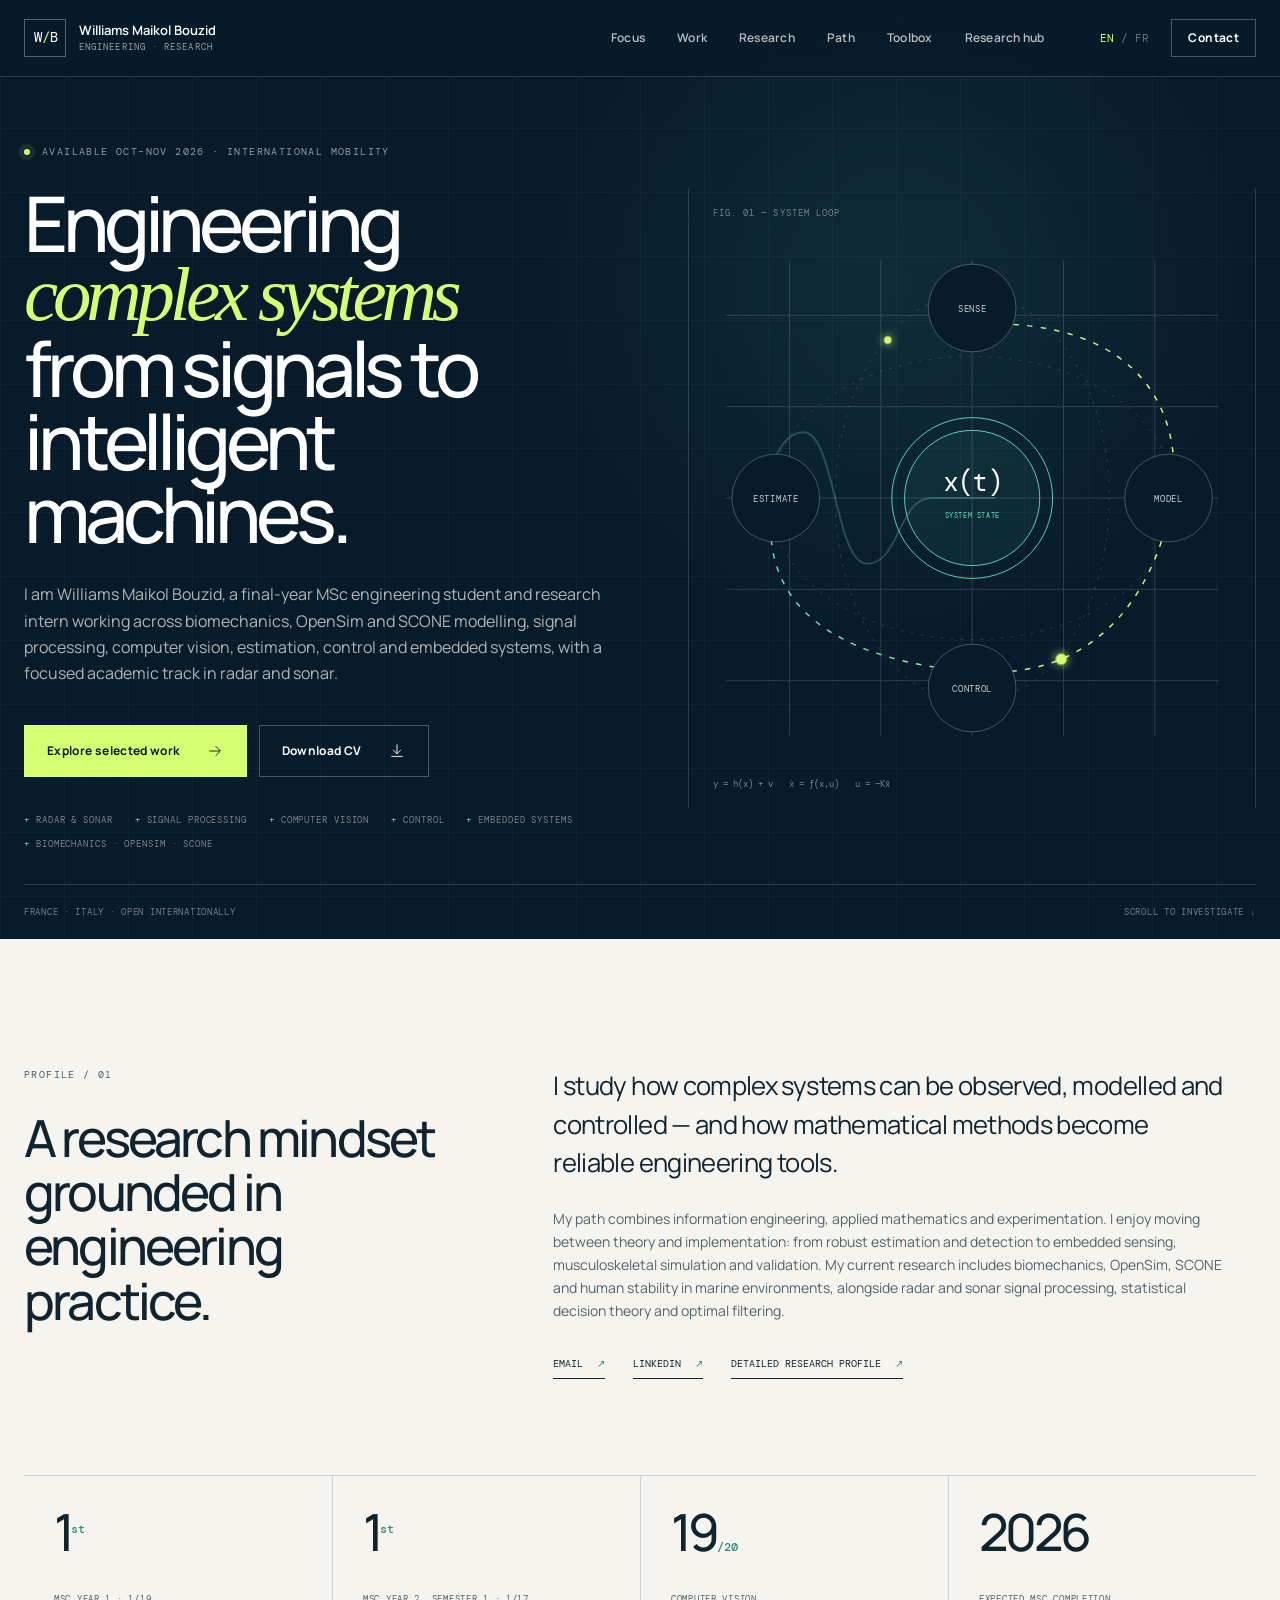
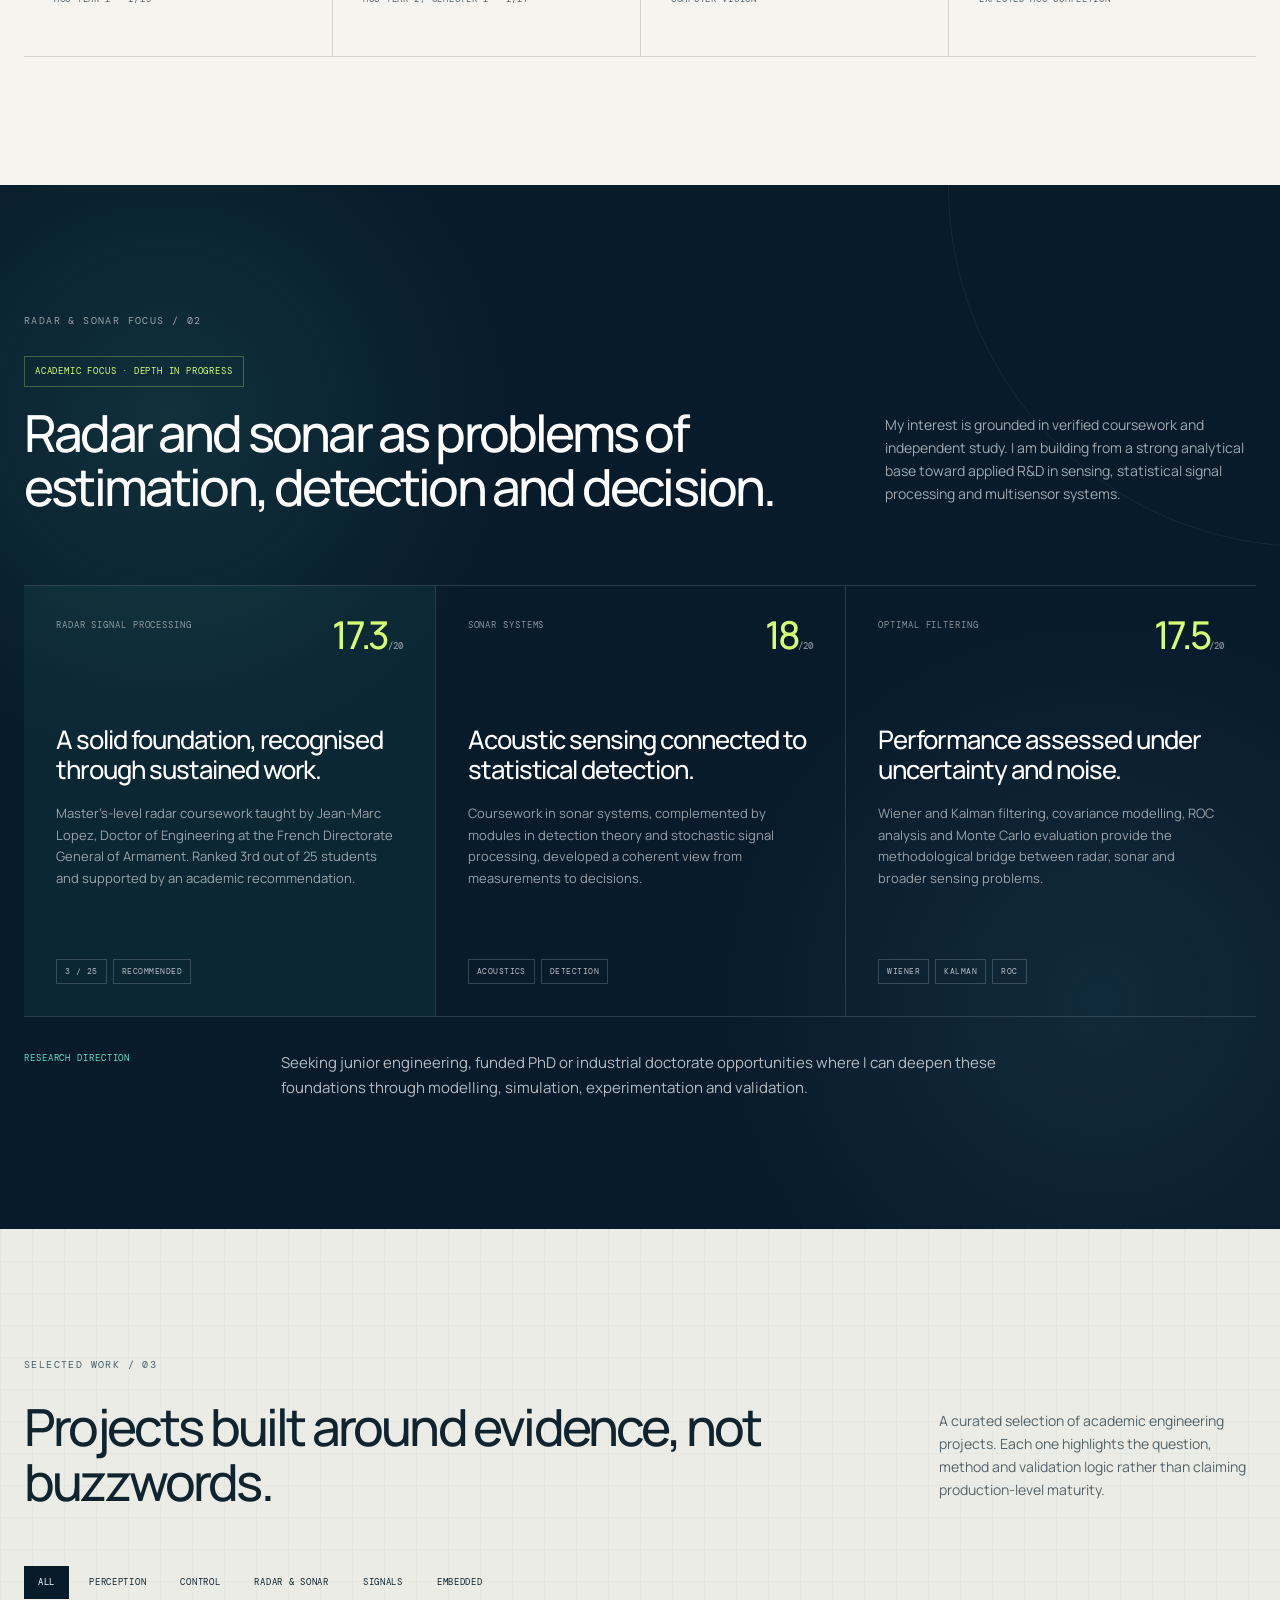
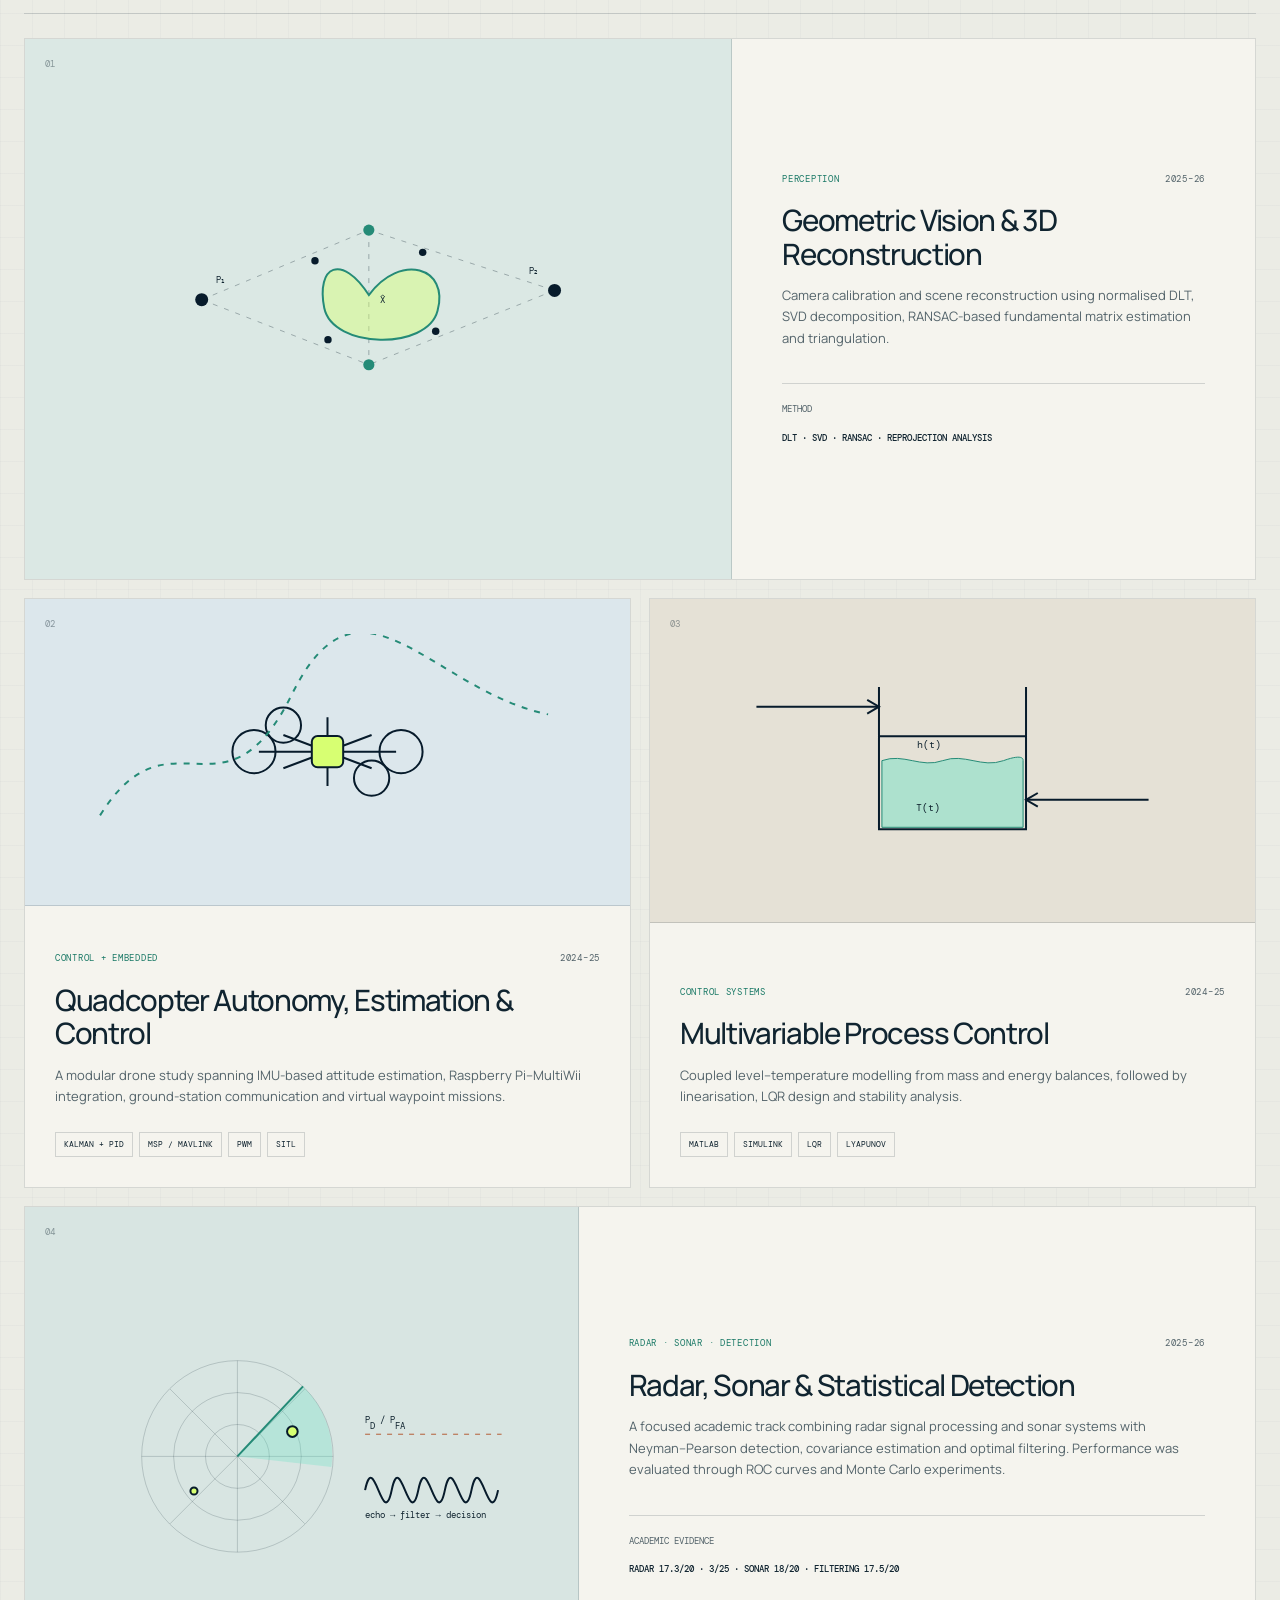
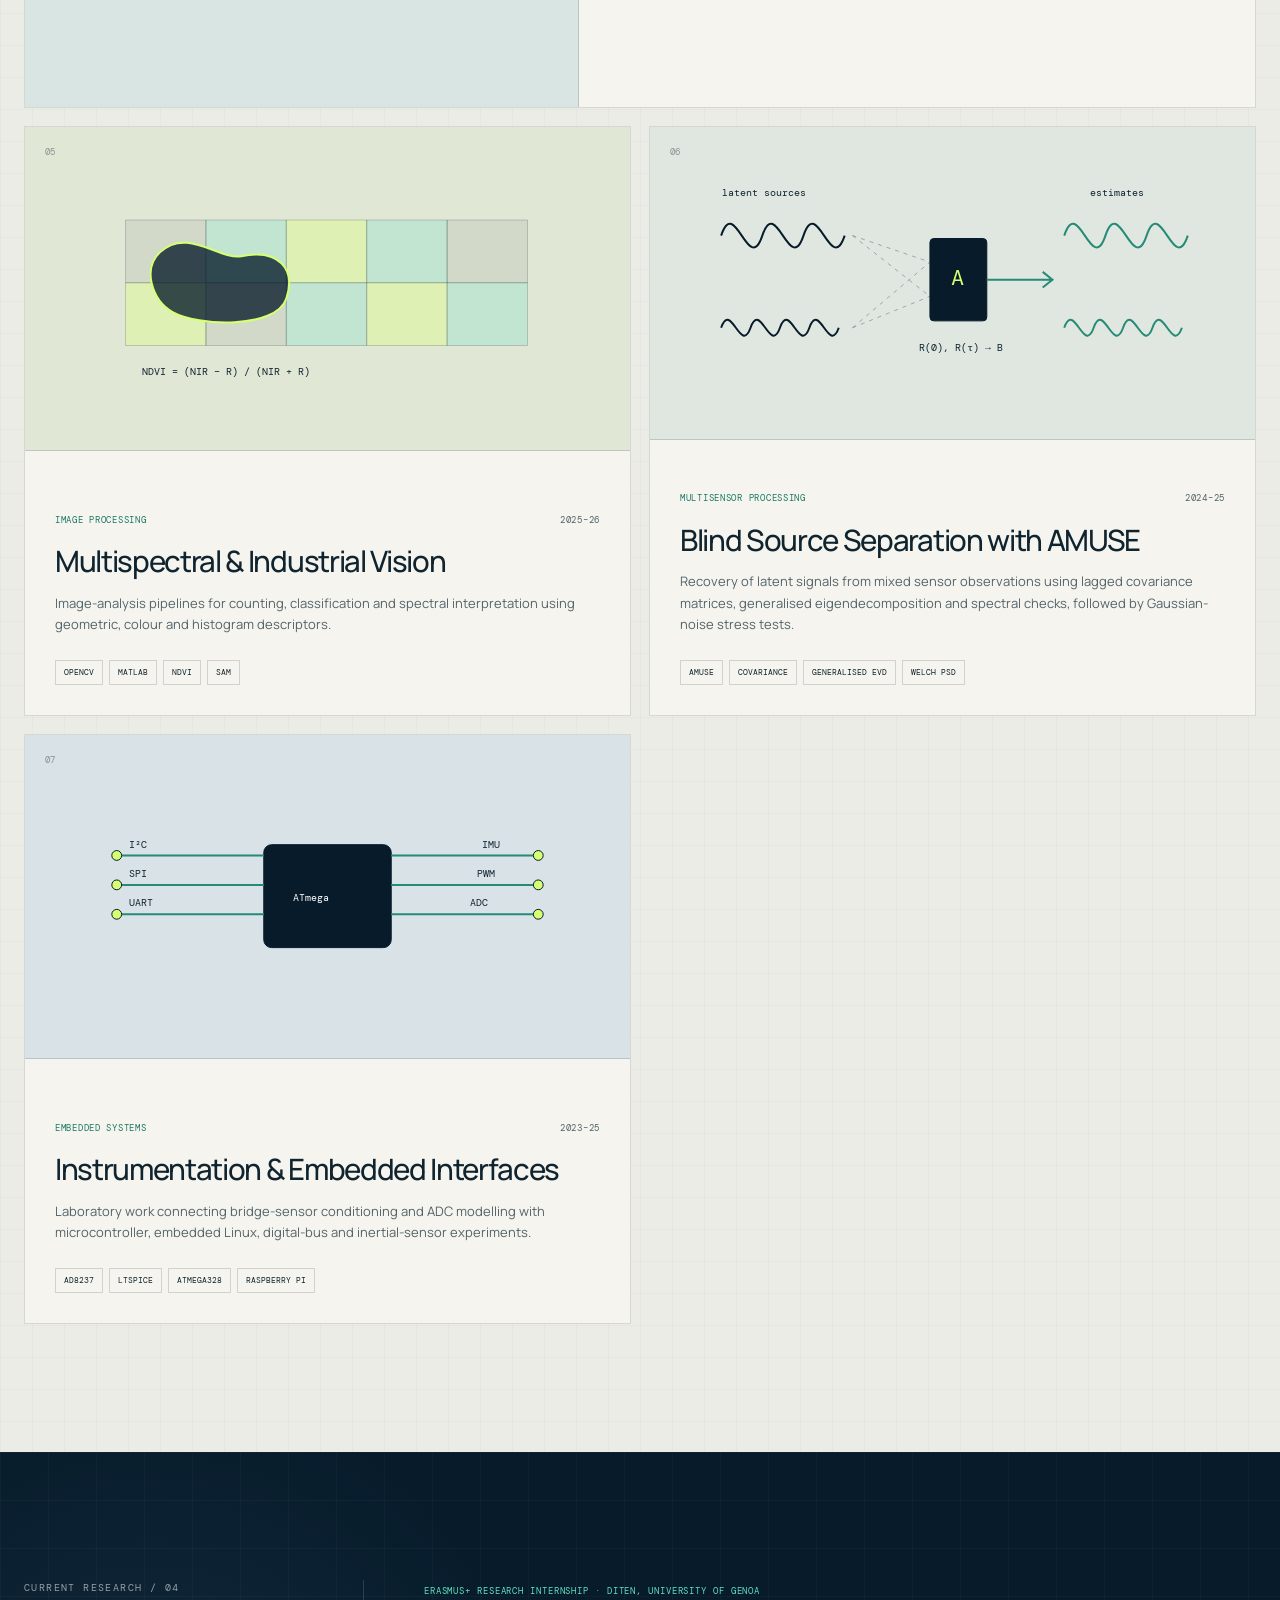
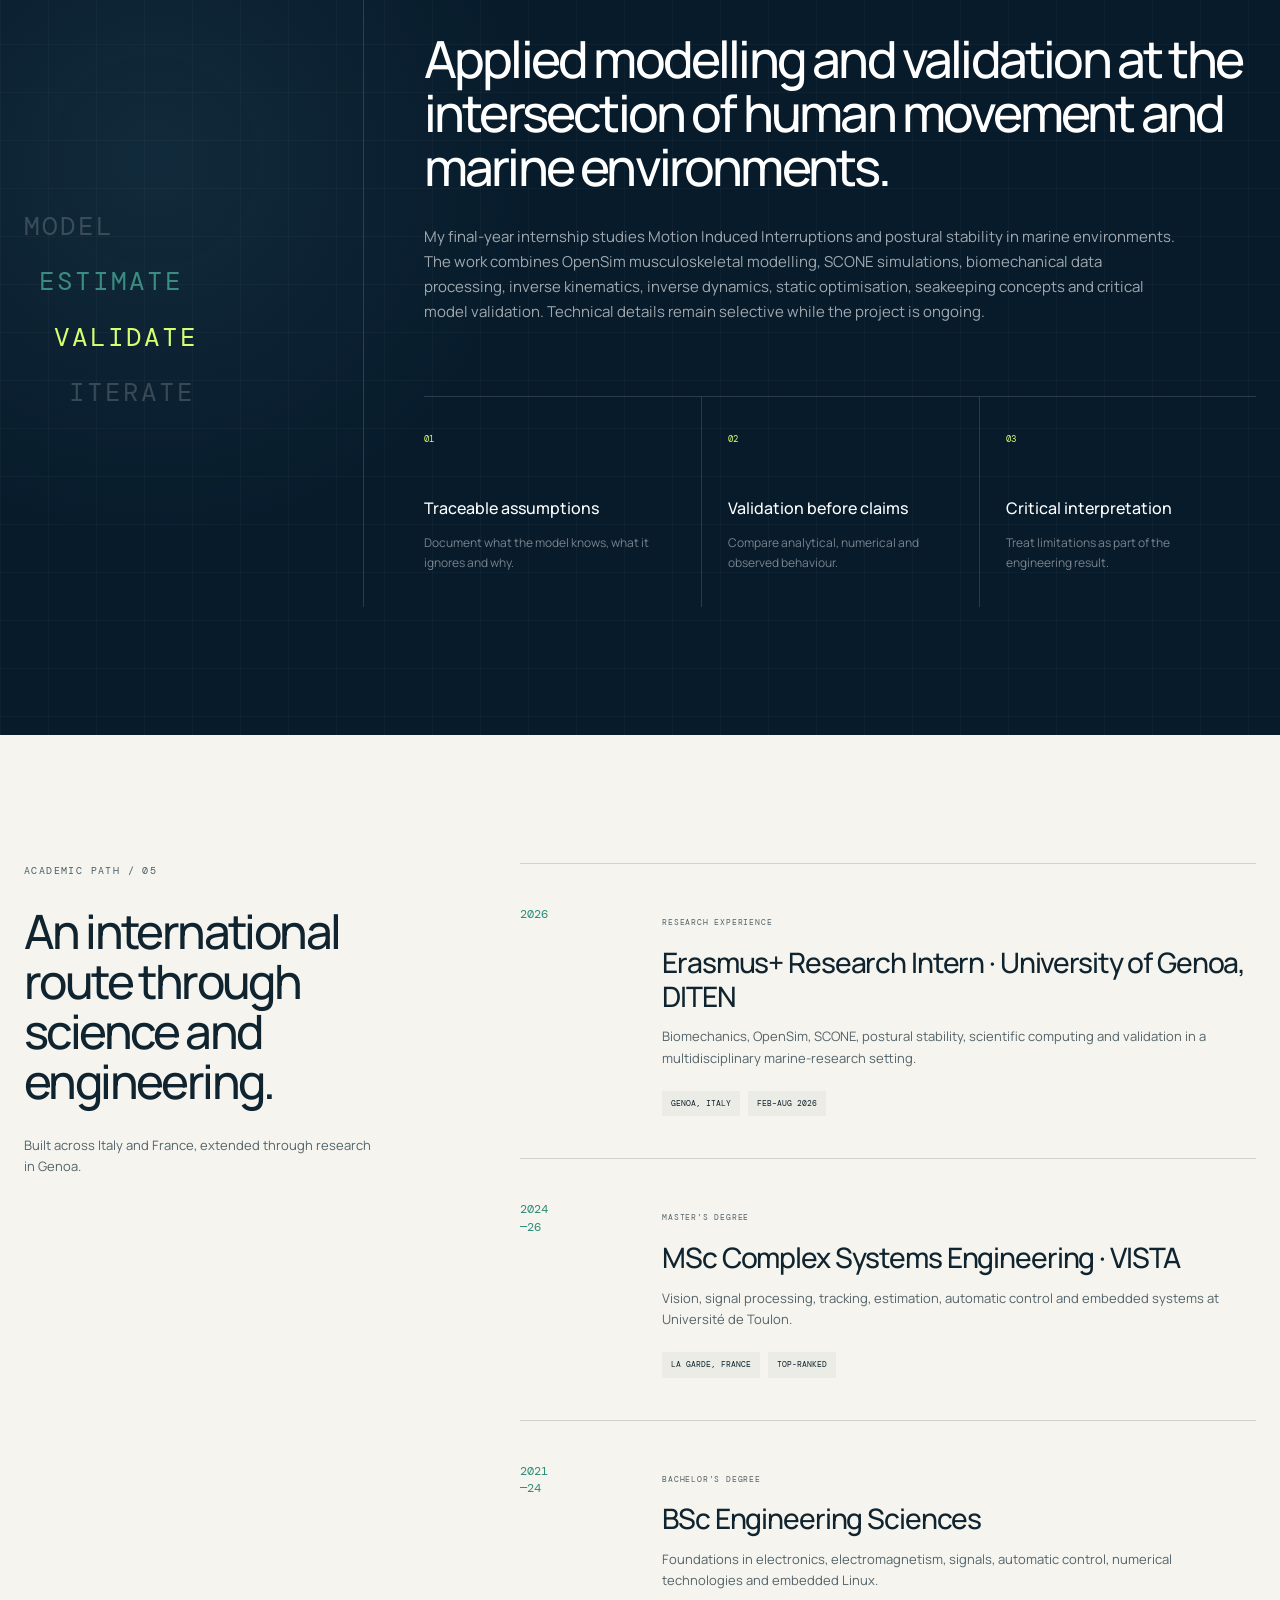
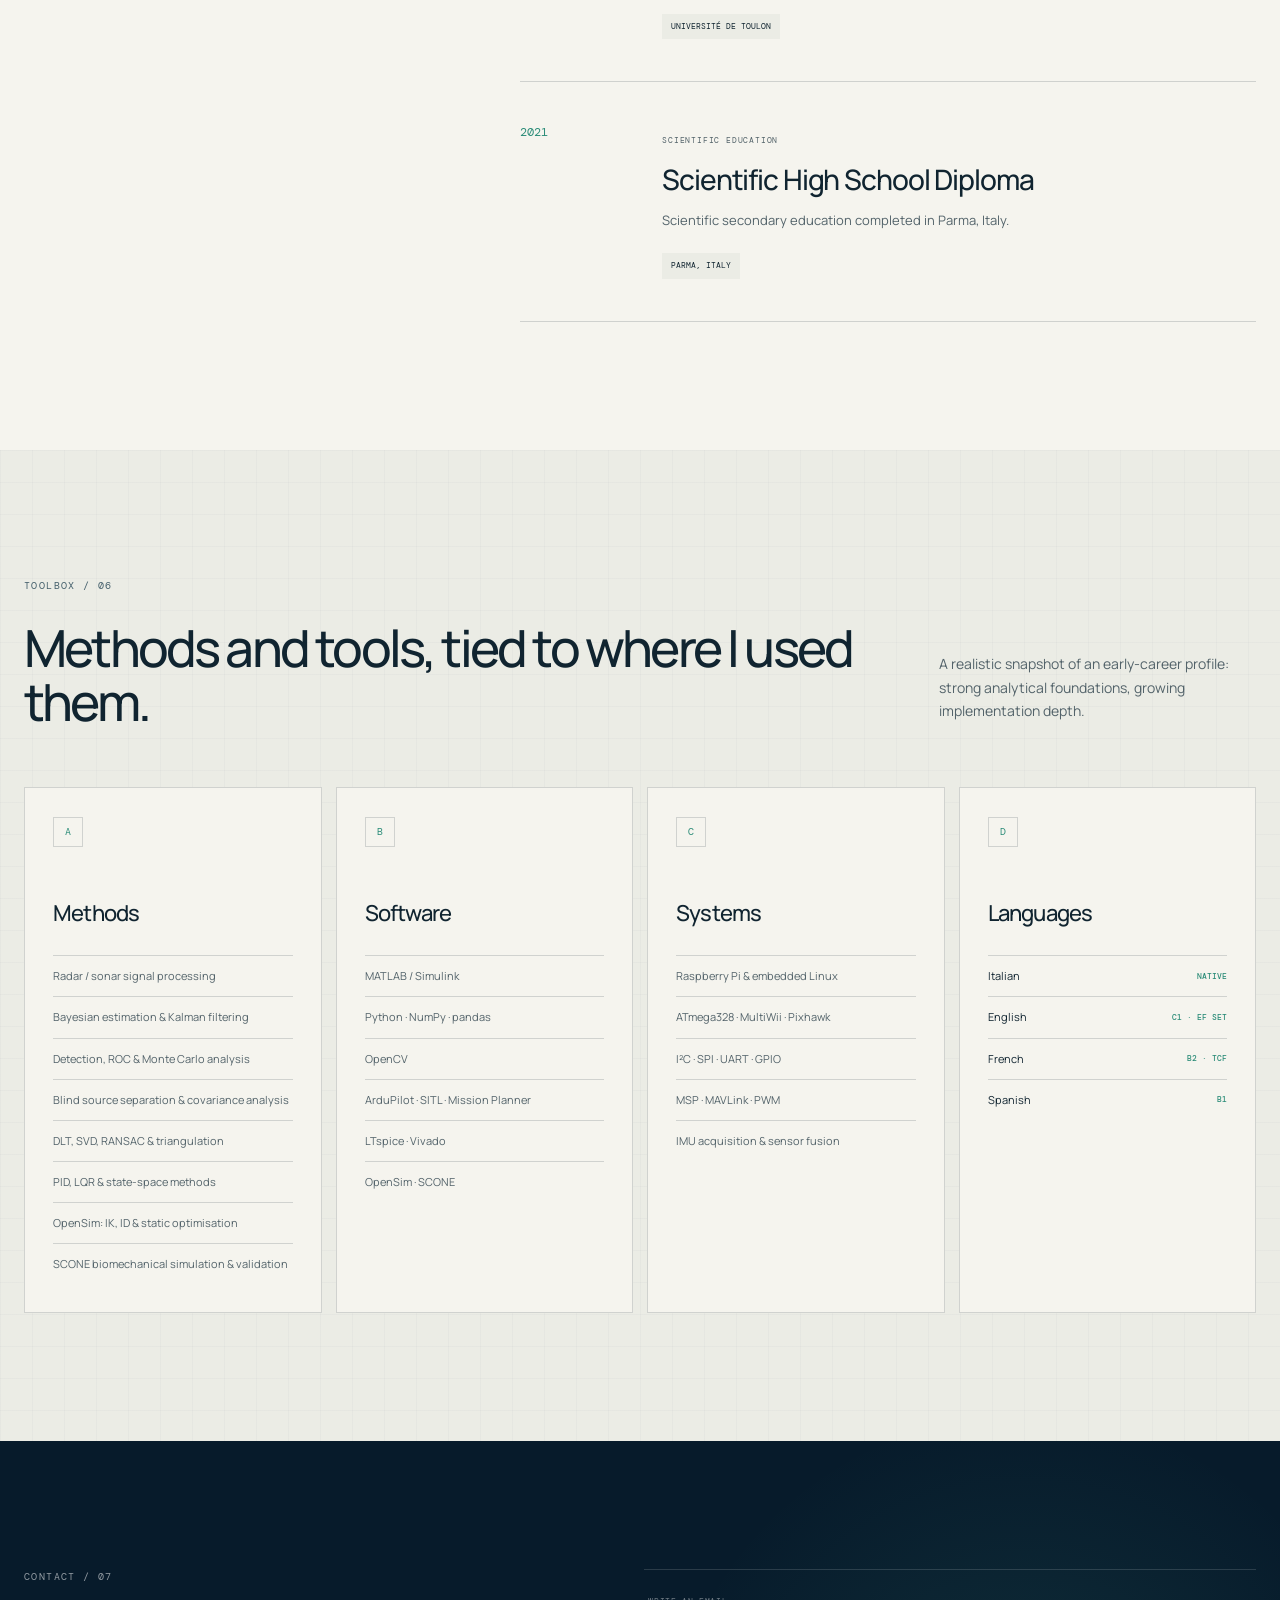
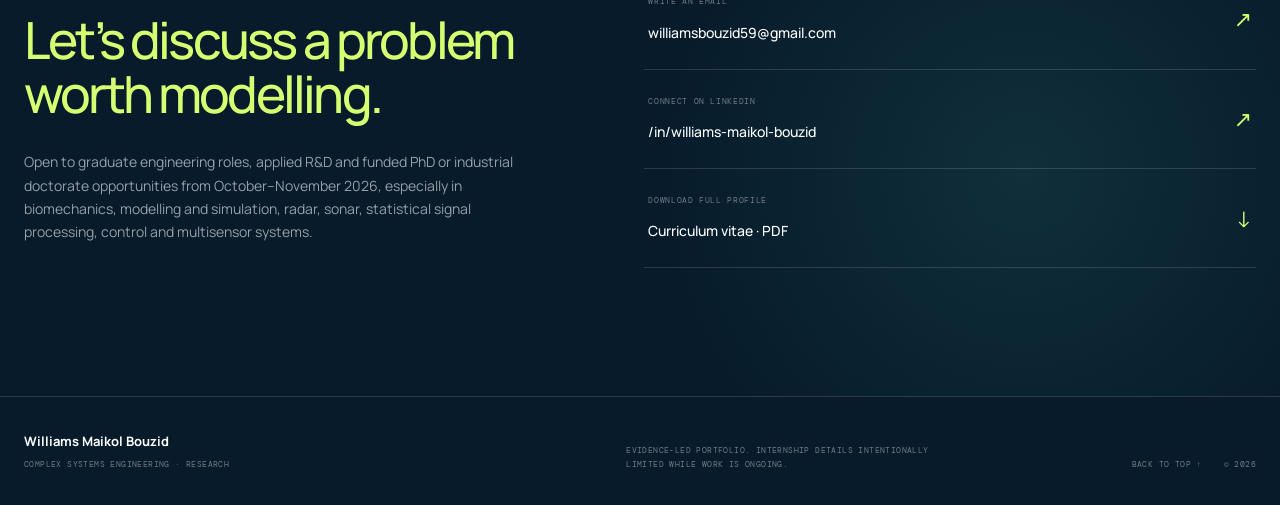
<file: index.html>
<!DOCTYPE html>
<html lang="en">
  <head>
    <meta charset="utf-8">
    <meta name="viewport" content="width=device-width, initial-scale=1">
    <meta
      name="description"
      content="Portfolio of Williams Maikol Bouzid, MSc engineer and research intern in complex systems, biomechanics, OpenSim, SCONE, radar and sonar signal processing, computer vision, control and embedded systems."
    >
    <meta name="robots" content="index,follow">
    <meta name="theme-color" content="#071b2b">
    <meta property="og:title" content="Williams Maikol Bouzid — Engineering &amp; Research">
    <meta
      property="og:description"
      content="Engineering and research portfolio of Williams Maikol Bouzid, focused on biomechanics, OpenSim, SCONE, radar and sonar signal processing, perception, control and scientific validation."
    >
    <meta property="og:type" content="website">
    <meta property="og:url" content="https://williamsbouzid59-boop.github.io/">
    <meta property="og:image" content="https://williamsbouzid59-boop.github.io/assets/social-card.png">
    <meta property="og:image:width" content="1200">
    <meta property="og:image:height" content="630">
    <meta property="og:image:alt" content="Williams Maikol Bouzid — radar, sonar and statistical signal processing portfolio">
    <meta name="twitter:card" content="summary_large_image">
    <meta name="twitter:title" content="Williams Maikol Bouzid — Engineering &amp; Research">
    <meta name="twitter:description" content="Complex systems, biomechanics, OpenSim, SCONE, radar, sonar, signal processing, perception and control.">
    <meta name="twitter:image" content="https://williamsbouzid59-boop.github.io/assets/social-card.png">
    <title>Williams Maikol Bouzid | Complex Systems, Biomechanics &amp; Signal Processing</title>
    <link rel="canonical" href="https://williamsbouzid59-boop.github.io/">
    <link rel="icon" href="assets/favicon.svg" type="image/svg+xml">
    <link rel="manifest" href="site.webmanifest">
    <meta name="author" content="Williams Maikol Bouzid">
    <meta name="keywords" content="Williams Maikol Bouzid, complex systems engineer, biomechanics, OpenSim, SCONE, radar, sonar, signal processing, computer vision, control systems, embedded systems, PhD, CIFRE">
    <link rel="preconnect" href="https://fonts.googleapis.com">
    <link rel="preconnect" href="https://fonts.gstatic.com" crossorigin>
    <link
      href="https://fonts.googleapis.com/css2?family=DM+Mono:wght@300;400;500&amp;family=Manrope:wght@400;500;600;700&amp;display=swap"
      rel="stylesheet"
    >
    <link rel="stylesheet" href="styles.css">
    <script type="application/ld+json">
      {
        "@context": "https://schema.org",
        "@type": "Person",
        "name": "Williams Maikol Bouzid",
        "url": "https://williamsbouzid59-boop.github.io/",
        "sameAs": [
          "https://www.linkedin.com/in/williams-maikol-bouzid-5604a2237"
        ],
        "email": "mailto:williamsbouzid59@gmail.com",
        "alumniOf": {
          "@type": "CollegeOrUniversity",
          "name": "Université de Toulon"
        },
        "knowsAbout": [
          "Signal Processing",
          "Radar Signal Processing",
          "Sonar Signal Processing",
          "Statistical Detection",
          "Optimal Filtering",
          "Computer Vision",
          "Control Systems",
          "Embedded Systems",
          "Complex Systems Engineering",
          "Biomechanics",
          "OpenSim",
          "SCONE",
          "Motion Induced Interruptions",
          "Scientific Computing",
          "Model Validation"
        ]
      }
    </script>
  </head>
  <body>
    <a class="skip-link" href="#main" data-i18n="skip">Skip to content</a>

    <header class="site-header" id="top">
      <nav class="nav shell" aria-label="Primary navigation">
        <a class="brand" href="#top" aria-label="Williams Maikol Bouzid — home">
          <span class="brand-mark" aria-hidden="true">W<span>/</span>B</span>
          <span class="brand-copy">
            <strong>Williams Maikol Bouzid</strong>
            <small data-i18n="brandRole">Engineering · Research</small>
          </span>
        </a>

        <button class="menu-toggle" type="button" aria-expanded="false" aria-controls="nav-links">
          <span></span><span></span><span></span>
          <span class="sr-only">Menu</span>
        </button>

        <div class="nav-panel" id="nav-links">
          <div class="nav-links">
            <a href="#focus" data-i18n="navFocus">Focus</a>
            <a href="#work" data-i18n="navWork">Work</a>
            <a href="#research" data-i18n="navResearch">Research</a>
            <a href="#path" data-i18n="navPath">Path</a>
            <a href="#toolbox" data-i18n="navToolbox">Toolbox</a>
          </div>
          <div class="nav-actions">
            <button class="language-toggle" type="button" aria-label="Switch language">
              <span class="active" data-lang-option="en">EN</span>
              <span aria-hidden="true">/</span>
              <span data-lang-option="fr">FR</span>
            </button>
            <a class="button button-small button-outline" href="#contact" data-i18n="navContact">Contact</a>
          </div>
        </div>
      </nav>
    </header>

    <main id="main">
      <section class="hero section-dark">
        <div class="hero-grid shell">
          <div class="hero-copy reveal">
            <div class="eyebrow light">
              <span class="status-dot"></span>
              <span data-i18n="availability">Available Oct–Nov 2026 · International mobility</span>
            </div>
            <p class="sr-only">Williams Maikol Bouzid — complex systems engineer and research intern.</p>
            <h1>
              <span data-i18n="heroLine1">Engineering</span>
              <em data-i18n="heroAccent">complex systems</em>
              <span data-i18n="heroLine2">from signals to intelligent machines.</span>
            </h1>
            <p class="hero-intro" data-i18n="heroIntro">
              I am Williams Maikol Bouzid, a final-year MSc engineering student and research intern working across
              biomechanics, OpenSim and SCONE modelling, signal processing, computer vision, estimation, control
              and embedded systems, with a focused academic track in radar and sonar.
            </p>
            <div class="hero-actions">
              <a class="button button-primary" href="#work">
                <span data-i18n="exploreWork">Explore selected work</span>
                <svg aria-hidden="true" viewBox="0 0 20 20"><path d="M4 10h11M11 5l5 5-5 5" /></svg>
              </a>
              <a class="button button-ghost" href="assets/Williams_Maikol_Bouzid_CV.pdf" download>
                <span data-i18n="downloadCv">Download CV</span>
                <svg aria-hidden="true" viewBox="0 0 20 20"><path d="M10 3v10m0 0 4-4m-4 4L6 9M4 16h12" /></svg>
              </a>
            </div>
            <div class="hero-domains" role="group" aria-label="Core domains">
              <span>Radar &amp; sonar</span>
              <span>Signal processing</span>
              <span>Computer vision</span>
              <span>Control</span>
              <span>Embedded systems</span>
              <span>Biomechanics · OpenSim · SCONE</span>
            </div>
          </div>

          <div class="hero-visual reveal">
            <div class="visual-index">FIG. 01 — SYSTEM LOOP</div>
            <svg class="system-map" viewBox="0 0 620 600" role="img" aria-labelledby="system-map-title">
              <title id="system-map-title">Signals, models, estimation and control connected in a system loop</title>
              <defs>
                <filter id="glow" x="-50%" y="-50%" width="200%" height="200%">
                  <feGaussianBlur stdDeviation="5" result="blur" />
                  <feMerge><feMergeNode in="blur" /><feMergeNode in="SourceGraphic" /></feMerge>
                </filter>
                <linearGradient id="loopGradient" x1="0" x2="1">
                  <stop offset="0" stop-color="#5fe0c0" />
                  <stop offset="1" stop-color="#d7ff72" />
                </linearGradient>
              </defs>
              <g class="map-grid" opacity=".16">
                <path d="M40 100H580M40 200H580M40 300H580M40 400H580M40 500H580" />
                <path d="M110 40V560M210 40V560M310 40V560M410 40V560M510 40V560" />
              </g>
              <g class="orbit orbit-one"><ellipse cx="310" cy="300" rx="222" ry="155" /></g>
              <g class="orbit orbit-two"><ellipse cx="310" cy="300" rx="150" ry="224" /></g>
              <path class="signal-trace" d="M55 300c35 0 35-72 70-72s35 144 70 144 35-72 70-72h70" />
              <path class="feedback-path" d="M310 110C500 100 550 215 525 320S430 500 310 490 70 435 92 300" />

              <g class="node node-main" transform="translate(310 300)">
                <circle r="74" />
                <circle class="node-pulse" r="88" />
                <text text-anchor="middle" y="-8">x(t)</text>
                <text class="node-sub" text-anchor="middle" y="22">SYSTEM STATE</text>
              </g>
              <g class="node" transform="translate(310 92)">
                <circle r="48" />
                <text text-anchor="middle" y="4">SENSE</text>
              </g>
              <g class="node" transform="translate(525 300)">
                <circle r="48" />
                <text text-anchor="middle" y="4">MODEL</text>
              </g>
              <g class="node" transform="translate(310 508)">
                <circle r="48" />
                <text text-anchor="middle" y="4">CONTROL</text>
              </g>
              <g class="node" transform="translate(95 300)">
                <circle r="48" />
                <text text-anchor="middle" y="4">ESTIMATE</text>
              </g>

              <g class="moving-points" filter="url(#glow)">
                <circle r="6"><animateMotion dur="7s" repeatCount="indefinite" path="M310 110C500 100 550 215 525 320S430 500 310 490 70 435 92 300S180 120 310 110" /></circle>
                <circle r="4"><animateMotion dur="7s" begin="-3.5s" repeatCount="indefinite" path="M310 110C500 100 550 215 525 320S430 500 310 490 70 435 92 300S180 120 310 110" /></circle>
              </g>
            </svg>
            <div class="visual-caption">
              <span>y = h(x) + v</span>
              <span>ẋ = f(x,u)</span>
              <span>u = −Kx̂</span>
            </div>
          </div>
        </div>
        <div class="hero-bottom shell">
          <span data-i18n="heroLocation">France · Italy · Open internationally</span>
          <a href="#profile" aria-label="Scroll to profile"><span data-i18n="scroll">Scroll to investigate</span> ↓</a>
        </div>
      </section>

      <section class="profile section" id="profile">
        <div class="shell profile-grid">
          <div class="section-heading reveal">
            <p class="kicker" data-i18n="profileKicker">Profile / 01</p>
            <h2 data-i18n="profileTitle">A research mindset grounded in engineering practice.</h2>
          </div>
          <div class="profile-body reveal">
            <p class="lead" data-i18n="profileLead">
              I study how complex systems can be observed, modelled and controlled — and how mathematical
              methods become reliable engineering tools.
            </p>
            <p data-i18n="profileBody">
              My path combines information engineering, applied mathematics and experimentation. I enjoy
              moving between theory and implementation: from robust estimation and detection to embedded sensing,
              musculoskeletal simulation and validation. My current research includes biomechanics, OpenSim, SCONE
              and human stability in marine environments, alongside radar and sonar signal processing, statistical
              decision theory and optimal filtering.
            </p>
            <div class="profile-links">
              <a href="mailto:williamsbouzid59@gmail.com">Email <span>↗</span></a>
              <a href="https://www.linkedin.com/in/williams-maikol-bouzid-5604a2237" target="_blank" rel="noreferrer">LinkedIn <span>↗</span></a>
            </div>
          </div>
          <div class="metric-grid reveal" role="group" aria-label="Academic highlights">
            <article class="metric">
              <span class="metric-value">1<sup>st</sup></span>
              <span class="metric-label" data-i18n="metricM1">MSc year 1 · 1/19</span>
            </article>
            <article class="metric">
              <span class="metric-value">1<sup>st</sup></span>
              <span class="metric-label" data-i18n="metricM2">MSc year 2, semester 1 · 1/17</span>
            </article>
            <article class="metric">
              <span class="metric-value">19<span>/20</span></span>
              <span class="metric-label" data-i18n="metricVision">Computer vision</span>
            </article>
            <article class="metric">
              <span class="metric-value">2026</span>
              <span class="metric-label" data-i18n="metricGrad">Expected MSc completion</span>
            </article>
          </div>
        </div>
      </section>

      <section class="focus section section-dark" id="focus">
        <div class="shell">
          <div class="focus-heading reveal">
            <div>
              <p class="kicker light" data-i18n="focusKicker">Radar &amp; sonar focus / 02</p>
              <span class="focus-status" data-i18n="focusStatus">Academic focus · depth in progress</span>
              <h2 data-i18n="focusTitle">Radar and sonar as problems of estimation, detection and decision.</h2>
            </div>
            <p data-i18n="focusIntro">
              My interest is grounded in verified coursework and independent study. I am building from a
              strong analytical base toward applied R&amp;D in sensing, statistical signal processing and
              multisensor systems.
            </p>
          </div>

          <div class="focus-evidence reveal">
            <article class="focus-card focus-card-primary">
              <div class="focus-card-top">
                <span data-i18n="focusRadarLabel">Radar signal processing</span>
                <strong>17.3<small>/20</small></strong>
              </div>
              <h3 data-i18n="focusRadarTitle">A solid foundation, recognised through sustained work.</h3>
              <p data-i18n="focusRadarBody">
                Master’s-level radar coursework taught by Jean-Marc Lopez, Doctor of Engineering at the
                French Directorate General of Armament. Ranked 3rd out of 25 students and supported by an
                academic recommendation.
              </p>
              <div class="focus-tags"><span>3 / 25</span><span data-i18n="focusRecommended">Recommended</span></div>
            </article>

            <article class="focus-card">
              <div class="focus-card-top">
                <span data-i18n="focusSonarLabel">Sonar systems</span>
                <strong>18<small>/20</small></strong>
              </div>
              <h3 data-i18n="focusSonarTitle">Acoustic sensing connected to statistical detection.</h3>
              <p data-i18n="focusSonarBody">
                Coursework in sonar systems, complemented by modules in detection theory and stochastic
                signal processing, developed a coherent view from measurements to decisions.
              </p>
              <div class="focus-tags"><span data-i18n="focusAcoustics">Acoustics</span><span data-i18n="focusDetection">Detection</span></div>
            </article>

            <article class="focus-card">
              <div class="focus-card-top">
                <span data-i18n="focusFilterLabel">Optimal filtering</span>
                <strong>17.5<small>/20</small></strong>
              </div>
              <h3 data-i18n="focusFilterTitle">Performance assessed under uncertainty and noise.</h3>
              <p data-i18n="focusFilterBody">
                Wiener and Kalman filtering, covariance modelling, ROC analysis and Monte Carlo evaluation
                provide the methodological bridge between radar, sonar and broader sensing problems.
              </p>
              <div class="focus-tags"><span>Wiener</span><span>Kalman</span><span>ROC</span></div>
            </article>
          </div>

          <div class="focus-direction reveal">
            <span data-i18n="focusDirectionLabel">Research direction</span>
            <p data-i18n="focusDirectionBody">
              Seeking junior engineering, funded PhD or industrial doctorate opportunities where I can
              deepen these foundations through modelling, simulation, experimentation and validation.
            </p>
          </div>
        </div>
      </section>

      <section class="work section section-tint" id="work">
        <div class="shell">
          <div class="section-heading split reveal">
            <div>
              <p class="kicker" data-i18n="workKicker">Selected work / 03</p>
              <h2 data-i18n="workTitle">Projects built around evidence, not buzzwords.</h2>
            </div>
            <p data-i18n="workIntro">
              A curated selection of academic engineering projects. Each one highlights the question,
              method and validation logic rather than claiming production-level maturity.
            </p>
          </div>

          <div class="project-filters reveal" role="group" aria-label="Filter projects">
            <button class="filter active" type="button" data-filter="all" data-i18n="filterAll">All</button>
            <button class="filter" type="button" data-filter="perception" data-i18n="filterPerception">Perception</button>
            <button class="filter" type="button" data-filter="control" data-i18n="filterControl">Control</button>
            <button class="filter" type="button" data-filter="radar" data-i18n="filterRadar">Radar &amp; sonar</button>
            <button class="filter" type="button" data-filter="signals" data-i18n="filterSignals">Signals</button>
            <button class="filter" type="button" data-filter="embedded" data-i18n="filterEmbedded">Embedded</button>
          </div>

          <div class="project-grid">
            <article class="project-card project-featured reveal" data-category="perception">
              <div class="project-number">01</div>
              <div class="project-graphic graphic-vision" aria-hidden="true">
                <svg viewBox="0 0 560 280">
                  <g class="camera-lines">
                    <path d="M90 130 270 55M90 130l180 70M470 120 270 55M470 120 270 200" />
                    <path d="M270 55v145" />
                  </g>
                  <g class="feature-points">
                    <circle cx="90" cy="130" r="7" /><circle cx="470" cy="120" r="7" />
                    <circle cx="270" cy="55" r="6" /><circle cx="270" cy="200" r="6" />
                    <circle cx="212" cy="88" r="4" /><circle cx="328" cy="79" r="4" />
                    <circle cx="226" cy="173" r="4" /><circle cx="342" cy="164" r="4" />
                  </g>
                  <path class="reprojection" d="M270 125c34-46 87-30 74 17-11 43-113 41-122-3-9-46 19-59 48-14Z" />
                  <text x="105" y="112">P₁</text><text x="442" y="102">P₂</text><text x="282" y="133">X̂</text>
                </svg>
              </div>
              <div class="project-content">
                <div class="project-meta"><span data-i18n="tagPerception">Perception</span><span>2025–26</span></div>
                <h3 data-i18n="p1Title">Geometric Vision &amp; 3D Reconstruction</h3>
                <p data-i18n="p1Desc">
                  Camera calibration and scene reconstruction using normalised DLT, SVD decomposition,
                  RANSAC-based fundamental matrix estimation and triangulation.
                </p>
                <div class="method-line">
                  <span data-i18n="method">Method</span>
                  <strong>DLT · SVD · RANSAC · Reprojection analysis</strong>
                </div>
              </div>
            </article>

            <article class="project-card reveal" data-category="control embedded">
              <div class="project-number">02</div>
              <div class="project-graphic graphic-control" aria-hidden="true">
                <svg viewBox="0 0 560 240">
                  <g class="drone">
                    <path d="M210 120h140M280 85v70M235 103l90 34M235 137l90-34" />
                    <circle cx="205" cy="120" r="22" /><circle cx="355" cy="120" r="22" />
                    <circle cx="235" cy="93" r="18" /><circle cx="325" cy="147" r="18" />
                    <rect x="264" y="104" width="32" height="32" rx="6" />
                  </g>
                  <path class="trajectory" d="M48 185C120 70 175 201 244 61S385 57 505 82" />
                </svg>
              </div>
              <div class="project-content">
                <div class="project-meta"><span data-i18n="tagControl">Control + embedded</span><span>2024–25</span></div>
                <h3 data-i18n="p2Title">Quadcopter Autonomy, Estimation &amp; Control</h3>
                <p data-i18n="p2Desc">
                  A modular drone study spanning IMU-based attitude estimation, Raspberry Pi–MultiWii
                  integration, ground-station communication and virtual waypoint missions.
                </p>
                <div class="chip-row"><span>Kalman + PID</span><span>MSP / MAVLink</span><span>PWM</span><span>SITL</span></div>
              </div>
            </article>

            <article class="project-card reveal" data-category="control">
              <div class="project-number">03</div>
              <div class="project-graphic graphic-tank" aria-hidden="true">
                <svg viewBox="0 0 560 240">
                  <path class="tank" d="M205 45v145h150V45M205 95h150" />
                  <path class="water" d="M208 120c22-8 40 8 62 0s40 8 62 0 20 0 20 0v68H208Z" />
                  <path class="flow" d="M80 65h125M355 160h125" />
                  <path class="arrow" d="m193 58 12 7-12 7M367 153l-12 7 12 7" />
                  <text x="244" y="107">h(t)</text><text x="243" y="171">T(t)</text>
                </svg>
              </div>
              <div class="project-content">
                <div class="project-meta"><span data-i18n="tagControlOnly">Control systems</span><span>2024–25</span></div>
                <h3 data-i18n="p3Title">Multivariable Process Control</h3>
                <p data-i18n="p3Desc">
                  Coupled level–temperature modelling from mass and energy balances, followed by
                  linearisation, LQR design and stability analysis.
                </p>
                <div class="chip-row"><span>MATLAB</span><span>Simulink</span><span>LQR</span><span>Lyapunov</span></div>
              </div>
            </article>

            <article class="project-card project-radar reveal" data-category="radar signals">
              <div class="project-number">04</div>
              <div class="project-graphic graphic-radar" aria-hidden="true">
                <svg viewBox="0 0 560 240">
                  <g class="radar-grid">
                    <circle cx="208" cy="120" r="36" /><circle cx="208" cy="120" r="72" /><circle cx="208" cy="120" r="108" />
                    <path d="M208 12v216M100 120h216M132 44l152 152M132 196 284 44" />
                  </g>
                  <path class="radar-sector" d="M208 120 282 41a108 108 0 0 1 32 91Z" />
                  <path class="radar-sweep" d="M208 120 282 41" />
                  <g class="radar-targets"><circle cx="270" cy="92" r="6" /><circle cx="159" cy="159" r="4" /></g>
                  <path class="sonar-wave" d="M352 158c10-48 20 48 30 0s20 48 30 0 20 48 30 0 20 48 30 0 20 48 30 0" />
                  <path class="decision-line" d="M352 95h154" />
                  <text x="352" y="82">P<tspan baseline-shift="sub">D</tspan> / P<tspan baseline-shift="sub">FA</tspan></text>
                  <text x="352" y="190">echo → filter → decision</text>
                </svg>
              </div>
              <div class="project-content">
                <div class="project-meta"><span data-i18n="tagRadar">Radar · sonar · detection</span><span>2025–26</span></div>
                <h3 data-i18n="p4Title">Radar, Sonar &amp; Statistical Detection</h3>
                <p data-i18n="p4Desc">
                  A focused academic track combining radar signal processing and sonar systems with
                  Neyman–Pearson detection, covariance estimation and optimal filtering. Performance was
                  evaluated through ROC curves and Monte Carlo experiments.
                </p>
                <div class="method-line">
                  <span data-i18n="evidence">Academic evidence</span>
                  <strong>Radar 17.3/20 · 3/25 · Sonar 18/20 · Filtering 17.5/20</strong>
                </div>
              </div>
            </article>

            <article class="project-card reveal" data-category="perception">
              <div class="project-number">05</div>
              <div class="project-graphic graphic-multispectral" aria-hidden="true">
                <svg viewBox="0 0 560 240">
                  <g class="raster">
                    <rect x="74" y="50" width="82" height="64" /><rect x="156" y="50" width="82" height="64" />
                    <rect x="238" y="50" width="82" height="64" /><rect x="320" y="50" width="82" height="64" />
                    <rect x="402" y="50" width="82" height="64" />
                    <rect x="74" y="114" width="82" height="64" /><rect x="156" y="114" width="82" height="64" />
                    <rect x="238" y="114" width="82" height="64" /><rect x="320" y="114" width="82" height="64" />
                    <rect x="402" y="114" width="82" height="64" />
                  </g>
                  <path class="region" d="M109 83c28-26 61 8 83 4 38-8 56 13 46 43-11 32-91 28-116 14-21-12-31-44-13-61Z" />
                  <text x="91" y="208">NDVI = (NIR − R) / (NIR + R)</text>
                </svg>
              </div>
              <div class="project-content">
                <div class="project-meta"><span data-i18n="tagImaging">Image processing</span><span>2025–26</span></div>
                <h3 data-i18n="p5Title">Multispectral &amp; Industrial Vision</h3>
                <p data-i18n="p5Desc">
                  Image-analysis pipelines for counting, classification and spectral interpretation using
                  geometric, colour and histogram descriptors.
                </p>
                <div class="chip-row"><span>OpenCV</span><span>MATLAB</span><span>NDVI</span><span>SAM</span></div>
              </div>
            </article>

            <article class="project-card reveal" data-category="signals">
              <div class="project-number">06</div>
              <div class="project-graphic graphic-separation" aria-hidden="true">
                <svg viewBox="0 0 560 240">
                  <g class="source-waves">
                    <path d="M44 72c14-42 28 42 42 0s28 42 42 0 28 42 42 0" />
                    <path d="M44 166c10-28 20 28 30 0s20 28 30 0 20 28 30 0 20 28 30 0" />
                  </g>
                  <g class="mix-lines">
                    <path d="M178 72 257 99M178 72l79 62M178 166l79-67M178 166l79-32" />
                  </g>
                  <g class="matrix-block">
                    <rect x="257" y="75" width="58" height="84" rx="4" />
                    <text x="278" y="122">A</text>
                  </g>
                  <path class="process-arrow" d="M315 117h67m-10-8 10 8-10 8" />
                  <g class="output-waves">
                    <path d="M394 72c14-42 28 42 42 0s28 42 42 0 28 42 42 0" />
                    <path d="M394 166c10-28 20 28 30 0s20 28 30 0 20 28 30 0 20 28 30 0" />
                  </g>
                  <text x="45" y="32">latent sources</text>
                  <text x="246" y="190">R(0), R(τ) → B</text>
                  <text x="420" y="32">estimates</text>
                </svg>
              </div>
              <div class="project-content">
                <div class="project-meta"><span data-i18n="tagMultisensor">Multisensor processing</span><span>2024–25</span></div>
                <h3 data-i18n="p6Title">Blind Source Separation with AMUSE</h3>
                <p data-i18n="p6Desc">
                  Recovery of latent signals from mixed sensor observations using lagged covariance matrices,
                  generalised eigendecomposition and spectral checks, followed by Gaussian-noise stress tests.
                </p>
                <div class="chip-row"><span>AMUSE</span><span>Covariance</span><span>Generalised EVD</span><span>Welch PSD</span></div>
              </div>
            </article>

            <article class="project-card reveal" data-category="embedded">
              <div class="project-number">07</div>
              <div class="project-graphic graphic-embedded" aria-hidden="true">
                <svg viewBox="0 0 560 240">
                  <rect class="chip" x="215" y="67" width="130" height="105" rx="8" />
                  <text x="245" y="124">ATmega</text>
                  <g class="bus-lines">
                    <path d="M65 78h150M65 108h150M65 138h150M345 78h150M345 108h150M345 138h150" />
                  </g>
                  <g class="pins">
                    <circle cx="65" cy="78" r="5" /><circle cx="65" cy="108" r="5" /><circle cx="65" cy="138" r="5" />
                    <circle cx="495" cy="78" r="5" /><circle cx="495" cy="108" r="5" /><circle cx="495" cy="138" r="5" />
                  </g>
                  <text x="78" y="70">I²C</text><text x="78" y="100">SPI</text><text x="78" y="130">UART</text>
                  <text x="438" y="70">IMU</text><text x="433" y="100">PWM</text><text x="425" y="130">ADC</text>
                </svg>
              </div>
              <div class="project-content">
                <div class="project-meta"><span data-i18n="tagEmbedded">Embedded systems</span><span>2023–25</span></div>
                <h3 data-i18n="p7Title">Instrumentation &amp; Embedded Interfaces</h3>
                <p data-i18n="p7Desc">
                  Laboratory work connecting bridge-sensor conditioning and ADC modelling with microcontroller,
                  embedded Linux, digital-bus and inertial-sensor experiments.
                </p>
                <div class="chip-row"><span>AD8237</span><span>LTspice</span><span>ATmega328</span><span>Raspberry Pi</span></div>
              </div>
            </article>
          </div>
        </div>
      </section>

      <section class="research section section-dark" id="research">
        <div class="shell research-grid">
          <div class="research-aside reveal">
            <p class="kicker light" data-i18n="researchKicker">Current research / 04</p>
            <div class="research-code" aria-hidden="true">
              <span>MODEL</span>
              <span>ESTIMATE</span>
              <span>VALIDATE</span>
              <span>ITERATE</span>
            </div>
          </div>
          <div class="research-copy reveal">
            <span class="research-label" data-i18n="internshipLabel">Erasmus+ research internship · DITEN, University of Genoa</span>
            <h2 data-i18n="researchTitle">Applied modelling and validation at the intersection of human movement and marine environments.</h2>
            <p data-i18n="researchBody">
              My final-year internship studies Motion Induced Interruptions and postural stability in marine
              environments. The work combines OpenSim musculoskeletal modelling, SCONE simulations, biomechanical
              data processing, inverse kinematics, inverse dynamics, static optimisation, seakeeping concepts and
              critical model validation. Technical details remain selective while the project is ongoing.
            </p>
            <div class="research-principles">
              <article>
                <span>01</span>
                <h3 data-i18n="principle1Title">Traceable assumptions</h3>
                <p data-i18n="principle1Body">Document what the model knows, what it ignores and why.</p>
              </article>
              <article>
                <span>02</span>
                <h3 data-i18n="principle2Title">Validation before claims</h3>
                <p data-i18n="principle2Body">Compare analytical, numerical and observed behaviour.</p>
              </article>
              <article>
                <span>03</span>
                <h3 data-i18n="principle3Title">Critical interpretation</h3>
                <p data-i18n="principle3Body">Treat limitations as part of the engineering result.</p>
              </article>
            </div>
          </div>
        </div>
      </section>

      <section class="path section" id="path">
        <div class="shell path-grid">
          <div class="section-heading sticky-heading reveal">
            <p class="kicker" data-i18n="pathKicker">Academic path / 05</p>
            <h2 data-i18n="pathTitle">An international route through science and engineering.</h2>
            <p data-i18n="pathIntro">Built across Italy and France, extended through research in Genoa.</p>
          </div>
          <div class="timeline">
            <article class="timeline-item reveal">
              <div class="timeline-date">2026</div>
              <div class="timeline-content">
                <span class="timeline-type" data-i18n="typeResearch">Research experience</span>
                <h3 data-i18n="timeline1Title">Erasmus+ Research Intern · University of Genoa, DITEN</h3>
                <p data-i18n="timeline1Body">Biomechanics, OpenSim, SCONE, postural stability, scientific computing and validation in a multidisciplinary marine-research setting.</p>
                <div class="timeline-tags"><span>Genoa, Italy</span><span>Feb–Aug 2026</span></div>
              </div>
            </article>
            <article class="timeline-item reveal">
              <div class="timeline-date">2024<br>—26</div>
              <div class="timeline-content">
                <span class="timeline-type" data-i18n="typeMaster">Master’s degree</span>
                <h3 data-i18n="timeline2Title">MSc Complex Systems Engineering · VISTA</h3>
                <p data-i18n="timeline2Body">Vision, signal processing, tracking, estimation, automatic control and embedded systems at Université de Toulon.</p>
                <div class="timeline-tags"><span>La Garde, France</span><span data-i18n="rankTag">Top-ranked</span></div>
              </div>
            </article>
            <article class="timeline-item reveal">
              <div class="timeline-date">2021<br>—24</div>
              <div class="timeline-content">
                <span class="timeline-type" data-i18n="typeBachelor">Bachelor’s degree</span>
                <h3 data-i18n="timeline3Title">BSc Engineering Sciences</h3>
                <p data-i18n="timeline3Body">Foundations in electronics, electromagnetism, signals, automatic control, numerical technologies and embedded Linux.</p>
                <div class="timeline-tags"><span>Université de Toulon</span></div>
              </div>
            </article>
            <article class="timeline-item reveal">
              <div class="timeline-date">2021</div>
              <div class="timeline-content">
                <span class="timeline-type" data-i18n="typeSchool">Scientific education</span>
                <h3 data-i18n="timeline4Title">Scientific High School Diploma</h3>
                <p data-i18n="timeline4Body">Scientific secondary education completed in Parma, Italy.</p>
                <div class="timeline-tags"><span>Parma, Italy</span></div>
              </div>
            </article>
          </div>
        </div>
      </section>

      <section class="toolbox section section-tint" id="toolbox">
        <div class="shell">
          <div class="section-heading split reveal">
            <div>
              <p class="kicker" data-i18n="toolboxKicker">Toolbox / 06</p>
              <h2 data-i18n="toolboxTitle">Methods and tools, tied to where I used them.</h2>
            </div>
            <p data-i18n="toolboxIntro">A realistic snapshot of an early-career profile: strong analytical foundations, growing implementation depth.</p>
          </div>
          <div class="toolbox-grid">
            <article class="toolbox-card reveal">
              <span class="toolbox-index">A</span>
              <h3 data-i18n="toolsMethods">Methods</h3>
              <ul>
                <li>Radar / sonar signal processing</li>
                <li>Bayesian estimation &amp; Kalman filtering</li>
                <li>Detection, ROC &amp; Monte Carlo analysis</li>
                <li>Blind source separation &amp; covariance analysis</li>
                <li>DLT, SVD, RANSAC &amp; triangulation</li>
                <li>PID, LQR &amp; state-space methods</li>
                <li>OpenSim: IK, ID &amp; static optimisation</li>
                <li>SCONE biomechanical simulation &amp; validation</li>
              </ul>
            </article>
            <article class="toolbox-card reveal">
              <span class="toolbox-index">B</span>
              <h3 data-i18n="toolsSoftware">Software</h3>
              <ul>
                <li>MATLAB / Simulink</li>
                <li>Python · NumPy · pandas</li>
                <li>OpenCV</li>
                <li>ArduPilot · SITL · Mission Planner</li>
                <li>LTspice · Vivado</li>
                <li>OpenSim · SCONE</li>
              </ul>
            </article>
            <article class="toolbox-card reveal">
              <span class="toolbox-index">C</span>
              <h3 data-i18n="toolsSystems">Systems</h3>
              <ul>
                <li>Raspberry Pi &amp; embedded Linux</li>
                <li>ATmega328 · MultiWii · Pixhawk</li>
                <li>I²C · SPI · UART · GPIO</li>
                <li>MSP · MAVLink · PWM</li>
                <li>IMU acquisition &amp; sensor fusion</li>
              </ul>
            </article>
            <article class="toolbox-card toolbox-languages reveal">
              <span class="toolbox-index">D</span>
              <h3 data-i18n="toolsLanguages">Languages</h3>
              <div class="language-list">
                <div><span>Italian</span><strong data-i18n="native">Native</strong></div>
                <div><span>English</span><strong>C1 · EF SET</strong></div>
                <div><span>French</span><strong>B2 · TCF</strong></div>
                <div><span>Spanish</span><strong>B1</strong></div>
              </div>
            </article>
          </div>
        </div>
      </section>

      <section class="contact section section-dark" id="contact">
        <div class="shell contact-grid">
          <div class="contact-copy reveal">
            <p class="kicker light" data-i18n="contactKicker">Contact / 07</p>
            <h2 data-i18n="contactTitle">Let’s discuss a problem worth modelling.</h2>
            <p data-i18n="contactBody">
              Open to graduate engineering roles, applied R&amp;D and funded PhD or industrial doctorate
              opportunities from October–November 2026, especially in biomechanics, modelling and simulation, radar, sonar, statistical signal processing, control and multisensor systems.
            </p>
          </div>
          <div class="contact-actions reveal">
            <a class="contact-link" href="mailto:williamsbouzid59@gmail.com">
              <span data-i18n="writeEmail">Write an email</span>
              <strong>williamsbouzid59@gmail.com</strong>
              <i>↗</i>
            </a>
            <a class="contact-link" href="https://www.linkedin.com/in/williams-maikol-bouzid-5604a2237" target="_blank" rel="noreferrer">
              <span data-i18n="connectLinkedin">Connect on LinkedIn</span>
              <strong>/in/williams-maikol-bouzid</strong>
              <i>↗</i>
            </a>
            <a class="contact-link" href="assets/Williams_Maikol_Bouzid_CV.pdf" download>
              <span data-i18n="downloadProfile">Download full profile</span>
              <strong>Curriculum vitae · PDF</strong>
              <i>↓</i>
            </a>
          </div>
        </div>
      </section>
    </main>

    <footer class="site-footer section-dark">
      <div class="shell footer-grid">
        <div>
          <strong>Williams Maikol Bouzid</strong>
          <span data-i18n="footerRole">Complex Systems Engineering · Research</span>
        </div>
        <p data-i18n="footerNote">Evidence-led portfolio. Internship details intentionally limited while work is ongoing.</p>
        <a href="#top" data-i18n="backTop">Back to top ↑</a>
        <span>© <span id="year">2026</span></span>
      </div>
    </footer>

    <script src="app.js"></script>
  </body>
</html>
</file>
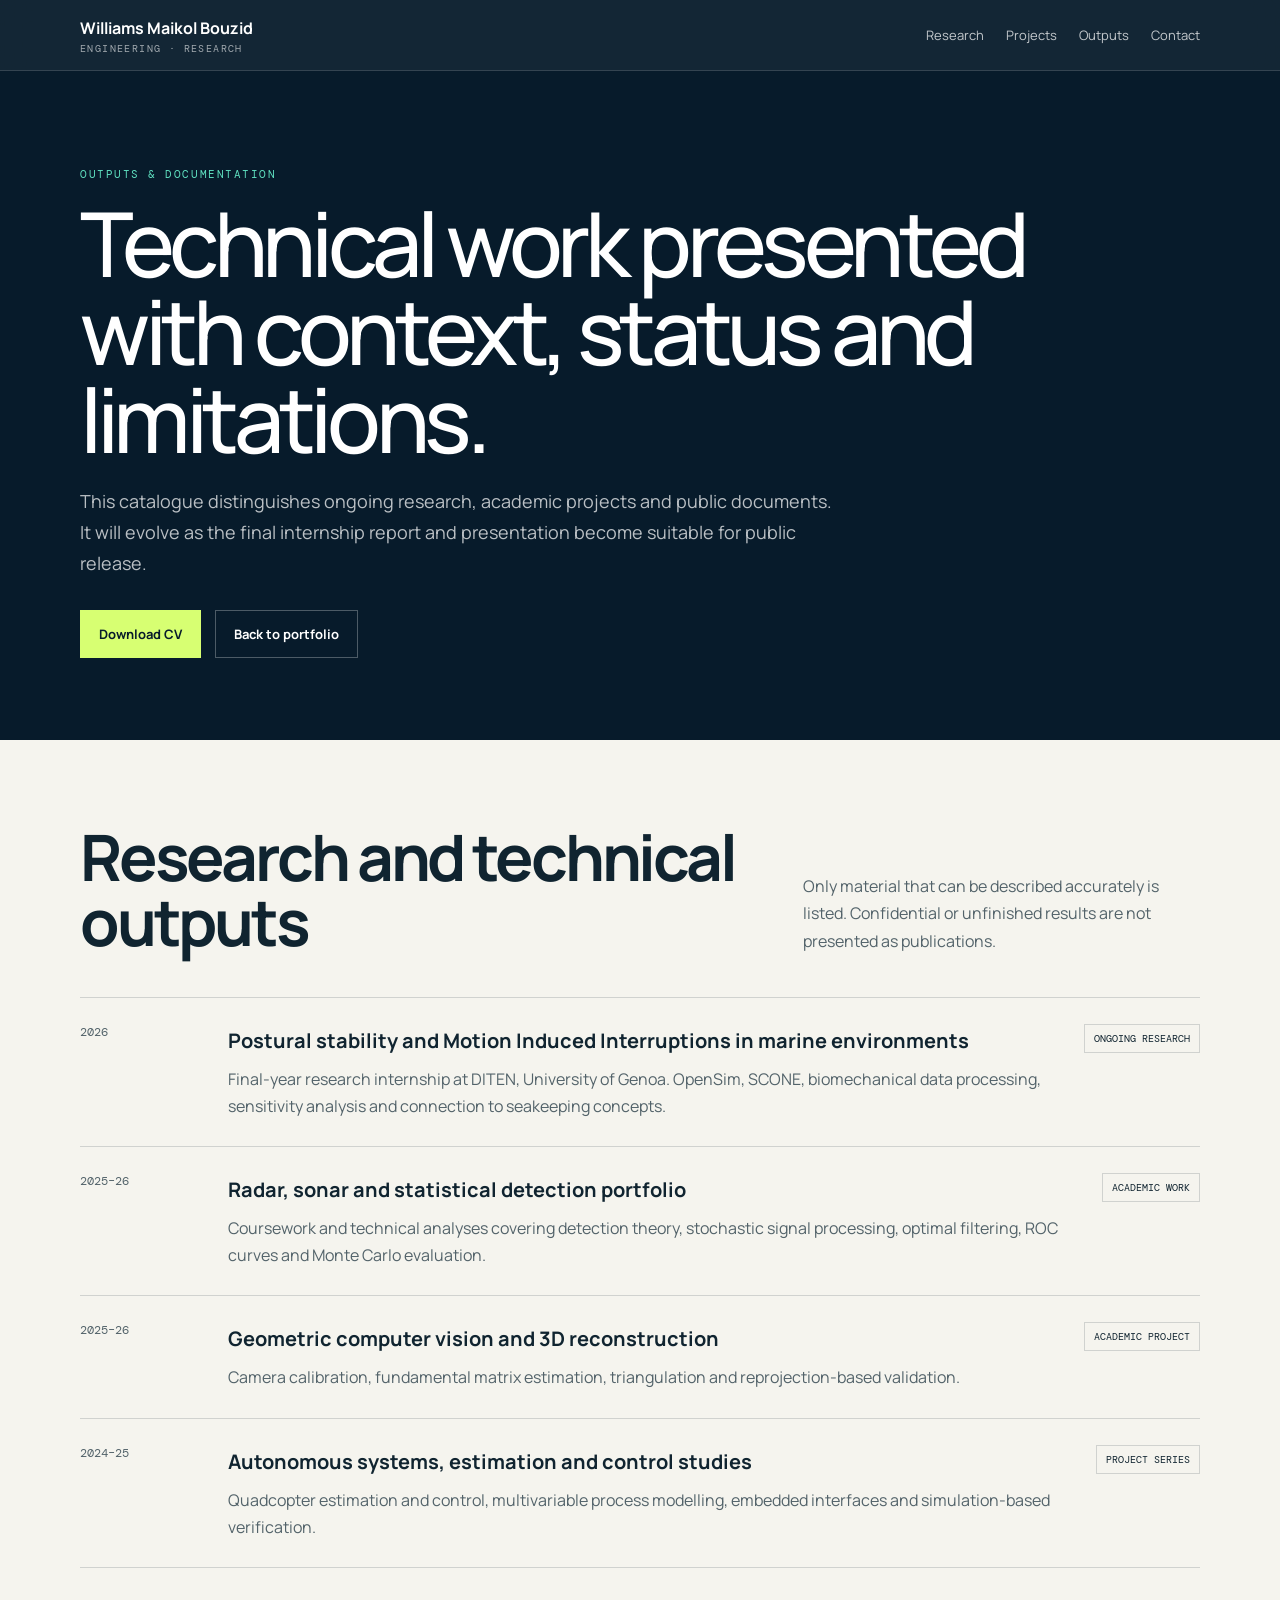
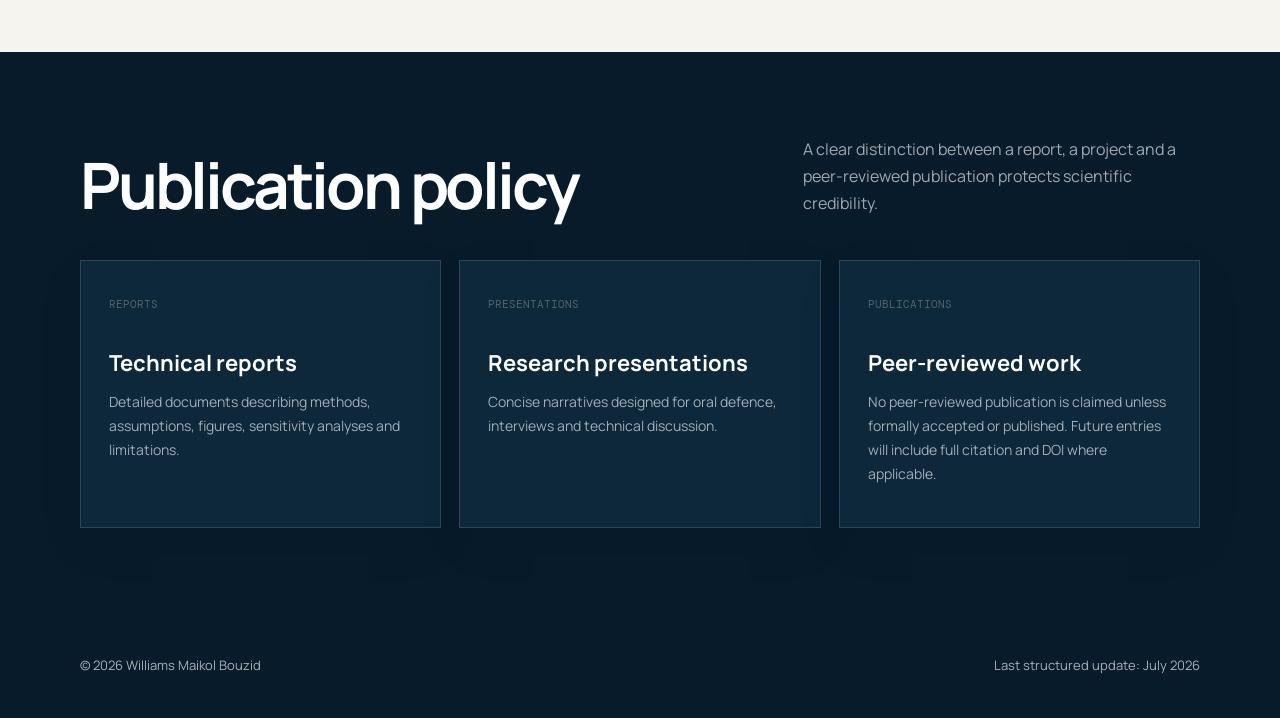
<file: outputs.html>
<!doctype html><html lang="en"><head><meta charset="utf-8"><meta name="viewport" content="width=device-width,initial-scale=1"><title>Research Outputs | Williams Maikol Bouzid</title><meta name="description" content="Research outputs, reports, presentations and technical work by Williams Maikol Bouzid."><link rel="canonical" href="https://williamsbouzid59-boop.github.io/outputs.html"><link rel="icon" href="assets/favicon.svg"><link rel="preconnect" href="https://fonts.googleapis.com"><link rel="preconnect" href="https://fonts.gstatic.com" crossorigin><link href="https://fonts.googleapis.com/css2?family=DM+Mono:wght@300;400;500&family=Manrope:wght@400;500;600;700&display=swap" rel="stylesheet"><link rel="stylesheet" href="researcher.css"></head><body><header class="topbar"><div class="shell topbar-inner"><a class="brand" href="index.html">Williams Maikol Bouzid<small>Engineering · Research</small></a><nav class="nav"><a href="research.html">Research</a><a href="projects.html">Projects</a><a href="outputs.html">Outputs</a><a href="index.html#contact">Contact</a></nav></div></header><section class="hero"><div class="shell"><div class="eyebrow">Outputs & documentation</div><h1>Technical work presented with context, status and limitations.</h1><p class="lede">This catalogue distinguishes ongoing research, academic projects and public documents. It will evolve as the final internship report and presentation become suitable for public release.</p><div class="hero-links"><a class="button primary" href="assets/Williams_Maikol_Bouzid_CV.pdf">Download CV</a><a class="button" href="index.html">Back to portfolio</a></div></div></section><main><section><div class="shell"><div class="section-head"><h2>Research and technical outputs</h2><p>Only material that can be described accurately is listed. Confidential or unfinished results are not presented as publications.</p></div><div class="paper-list"><article class="paper"><time>2026</time><div><h3>Postural stability and Motion Induced Interruptions in marine environments</h3><p>Final-year research internship at DITEN, University of Genoa. OpenSim, SCONE, biomechanical data processing, sensitivity analysis and connection to seakeeping concepts.</p></div><span class="status">Ongoing research</span></article><article class="paper"><time>2025–26</time><div><h3>Radar, sonar and statistical detection portfolio</h3><p>Coursework and technical analyses covering detection theory, stochastic signal processing, optimal filtering, ROC curves and Monte Carlo evaluation.</p></div><span class="status">Academic work</span></article><article class="paper"><time>2025–26</time><div><h3>Geometric computer vision and 3D reconstruction</h3><p>Camera calibration, fundamental matrix estimation, triangulation and reprojection-based validation.</p></div><span class="status">Academic project</span></article><article class="paper"><time>2024–25</time><div><h3>Autonomous systems, estimation and control studies</h3><p>Quadcopter estimation and control, multivariable process modelling, embedded interfaces and simulation-based verification.</p></div><span class="status">Project series</span></article></div></div></section><section class="dark"><div class="shell"><div class="section-head"><h2>Publication policy</h2><p>A clear distinction between a report, a project and a peer-reviewed publication protects scientific credibility.</p></div><div class="grid"><article class="card"><span class="index">REPORTS</span><h3>Technical reports</h3><p>Detailed documents describing methods, assumptions, figures, sensitivity analyses and limitations.</p></article><article class="card"><span class="index">PRESENTATIONS</span><h3>Research presentations</h3><p>Concise narratives designed for oral defence, interviews and technical discussion.</p></article><article class="card"><span class="index">PUBLICATIONS</span><h3>Peer-reviewed work</h3><p>No peer-reviewed publication is claimed unless formally accepted or published. Future entries will include full citation and DOI where applicable.</p></article></div></div></section></main><footer class="footer"><div class="shell footer-inner"><span>© 2026 Williams Maikol Bouzid</span><span>Last structured update: July 2026</span></div></footer></body></html>
</file>
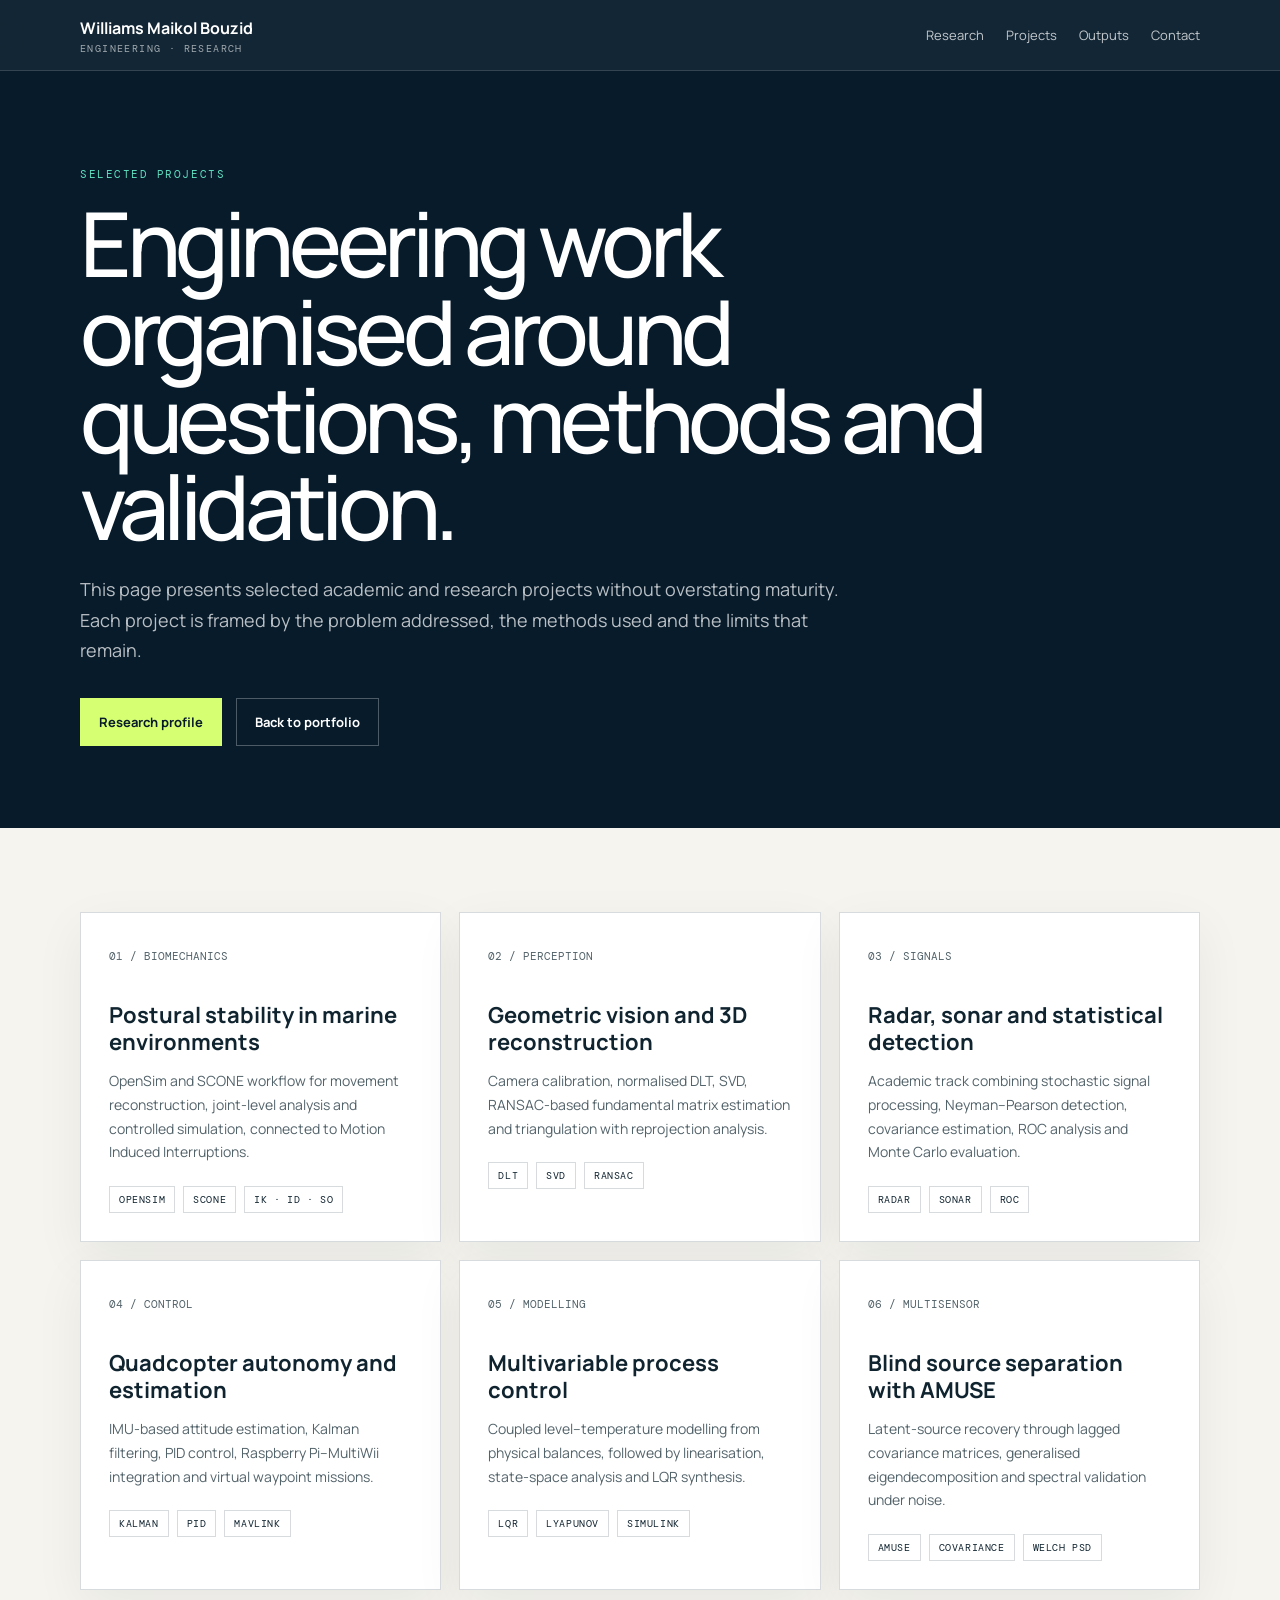
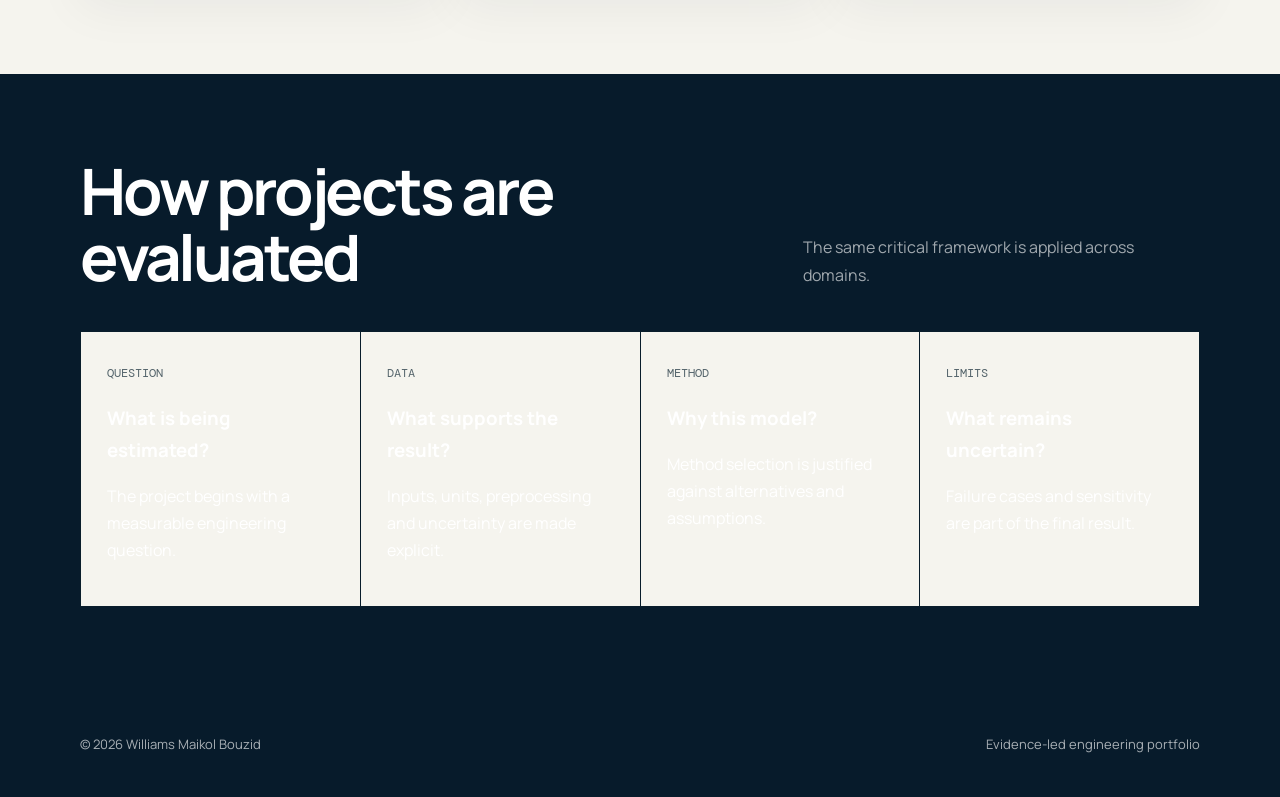
<file: projects.html>
<!doctype html><html lang="en"><head><meta charset="utf-8"><meta name="viewport" content="width=device-width,initial-scale=1"><title>Projects | Williams Maikol Bouzid</title><meta name="description" content="Selected engineering projects by Williams Maikol Bouzid in biomechanics, signal processing, computer vision, control and embedded systems."><link rel="canonical" href="https://williamsbouzid59-boop.github.io/projects.html"><link rel="icon" href="assets/favicon.svg"><link rel="preconnect" href="https://fonts.googleapis.com"><link rel="preconnect" href="https://fonts.gstatic.com" crossorigin><link href="https://fonts.googleapis.com/css2?family=DM+Mono:wght@300;400;500&family=Manrope:wght@400;500;600;700&display=swap" rel="stylesheet"><link rel="stylesheet" href="researcher.css"></head><body><header class="topbar"><div class="shell topbar-inner"><a class="brand" href="index.html">Williams Maikol Bouzid<small>Engineering · Research</small></a><nav class="nav"><a href="research.html">Research</a><a href="projects.html">Projects</a><a href="outputs.html">Outputs</a><a href="index.html#contact">Contact</a></nav></div></header><section class="hero"><div class="shell"><div class="eyebrow">Selected projects</div><h1>Engineering work organised around questions, methods and validation.</h1><p class="lede">This page presents selected academic and research projects without overstating maturity. Each project is framed by the problem addressed, the methods used and the limits that remain.</p><div class="hero-links"><a class="button primary" href="research.html">Research profile</a><a class="button" href="index.html">Back to portfolio</a></div></div></section><main><section><div class="shell"><div class="grid"><article class="card"><span class="index">01 / BIOMECHANICS</span><h3>Postural stability in marine environments</h3><p>OpenSim and SCONE workflow for movement reconstruction, joint-level analysis and controlled simulation, connected to Motion Induced Interruptions.</p><div class="tags"><span>OpenSim</span><span>SCONE</span><span>IK · ID · SO</span></div></article><article class="card"><span class="index">02 / PERCEPTION</span><h3>Geometric vision and 3D reconstruction</h3><p>Camera calibration, normalised DLT, SVD, RANSAC-based fundamental matrix estimation and triangulation with reprojection analysis.</p><div class="tags"><span>DLT</span><span>SVD</span><span>RANSAC</span></div></article><article class="card"><span class="index">03 / SIGNALS</span><h3>Radar, sonar and statistical detection</h3><p>Academic track combining stochastic signal processing, Neyman–Pearson detection, covariance estimation, ROC analysis and Monte Carlo evaluation.</p><div class="tags"><span>Radar</span><span>Sonar</span><span>ROC</span></div></article><article class="card"><span class="index">04 / CONTROL</span><h3>Quadcopter autonomy and estimation</h3><p>IMU-based attitude estimation, Kalman filtering, PID control, Raspberry Pi–MultiWii integration and virtual waypoint missions.</p><div class="tags"><span>Kalman</span><span>PID</span><span>MAVLink</span></div></article><article class="card"><span class="index">05 / MODELLING</span><h3>Multivariable process control</h3><p>Coupled level–temperature modelling from physical balances, followed by linearisation, state-space analysis and LQR synthesis.</p><div class="tags"><span>LQR</span><span>Lyapunov</span><span>Simulink</span></div></article><article class="card"><span class="index">06 / MULTISENSOR</span><h3>Blind source separation with AMUSE</h3><p>Latent-source recovery through lagged covariance matrices, generalised eigendecomposition and spectral validation under noise.</p><div class="tags"><span>AMUSE</span><span>Covariance</span><span>Welch PSD</span></div></article></div></div></section><section class="dark"><div class="shell"><div class="section-head"><h2>How projects are evaluated</h2><p>The same critical framework is applied across domains.</p></div><div class="method"><article><strong>QUESTION</strong><h3>What is being estimated?</h3><p>The project begins with a measurable engineering question.</p></article><article><strong>DATA</strong><h3>What supports the result?</h3><p>Inputs, units, preprocessing and uncertainty are made explicit.</p></article><article><strong>METHOD</strong><h3>Why this model?</h3><p>Method selection is justified against alternatives and assumptions.</p></article><article><strong>LIMITS</strong><h3>What remains uncertain?</h3><p>Failure cases and sensitivity are part of the final result.</p></article></div></div></section></main><footer class="footer"><div class="shell footer-inner"><span>© 2026 Williams Maikol Bouzid</span><span>Evidence-led engineering portfolio</span></div></footer></body></html>
</file>
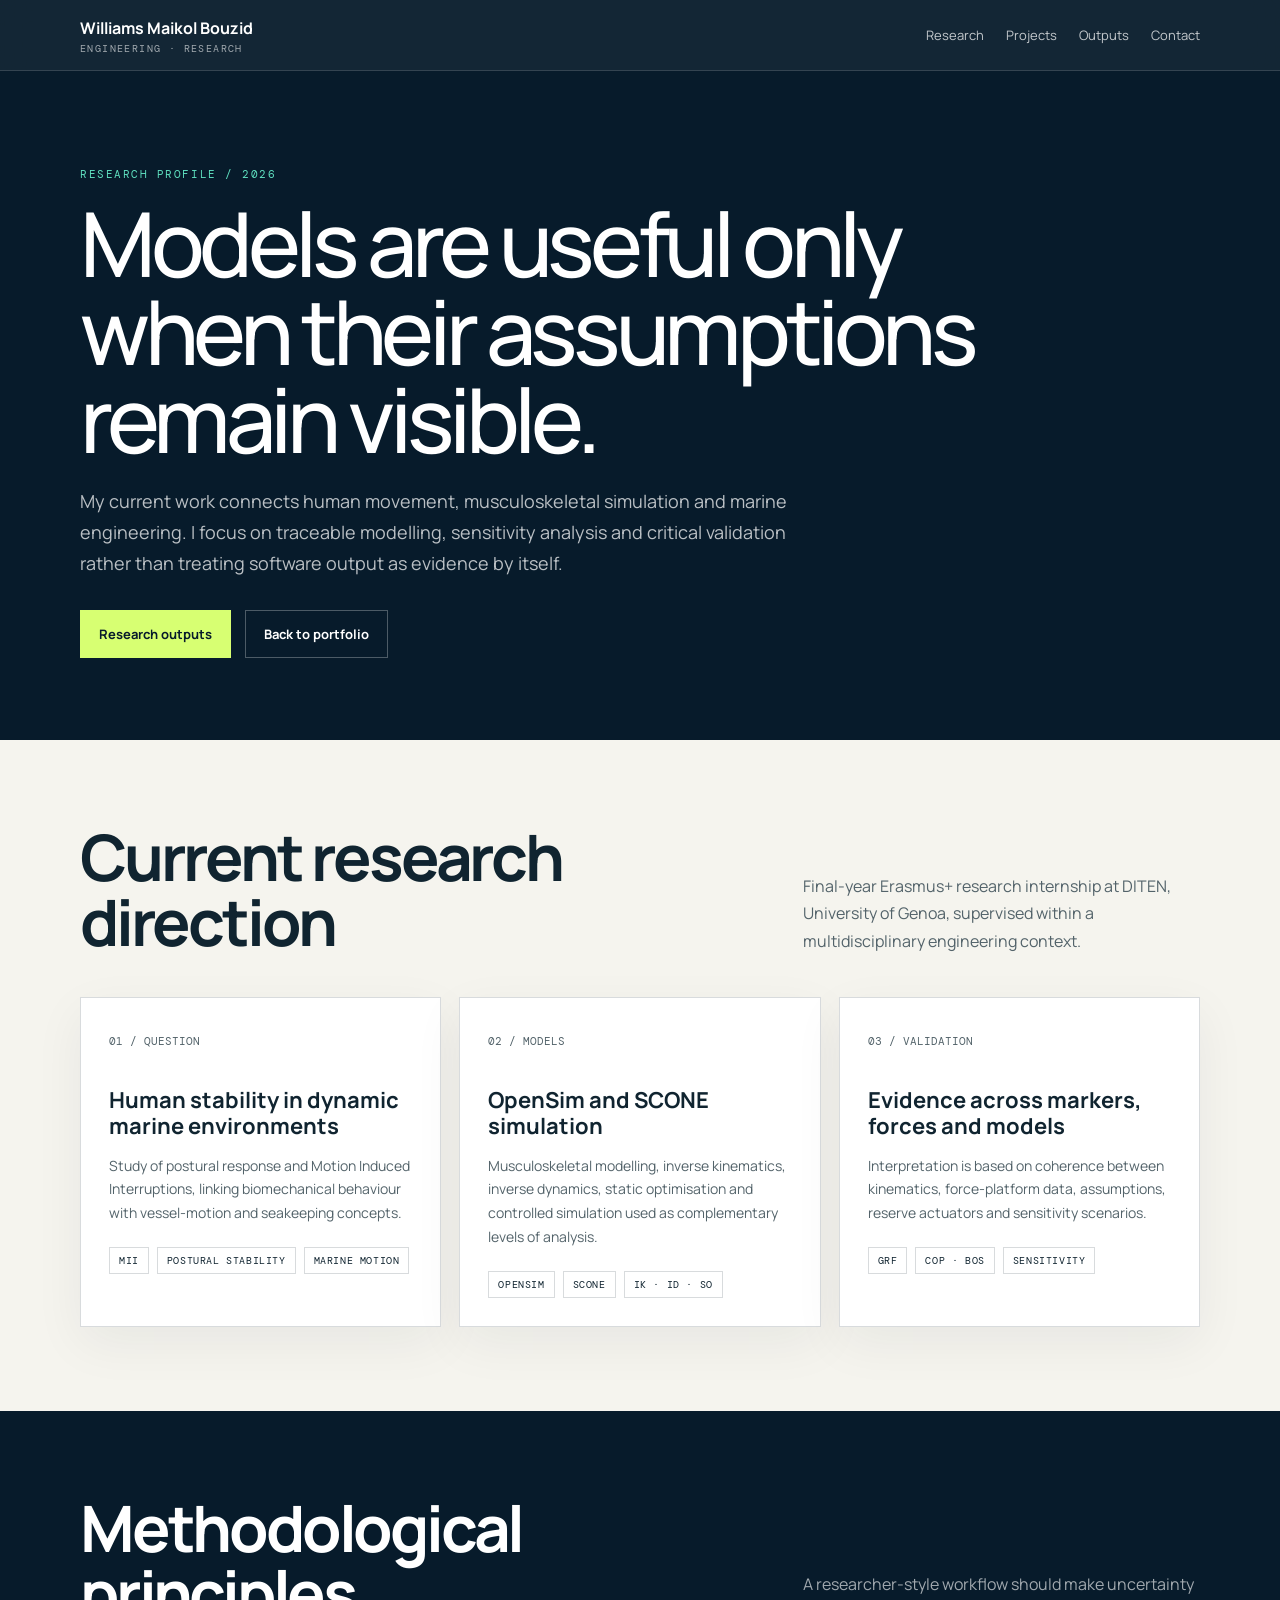
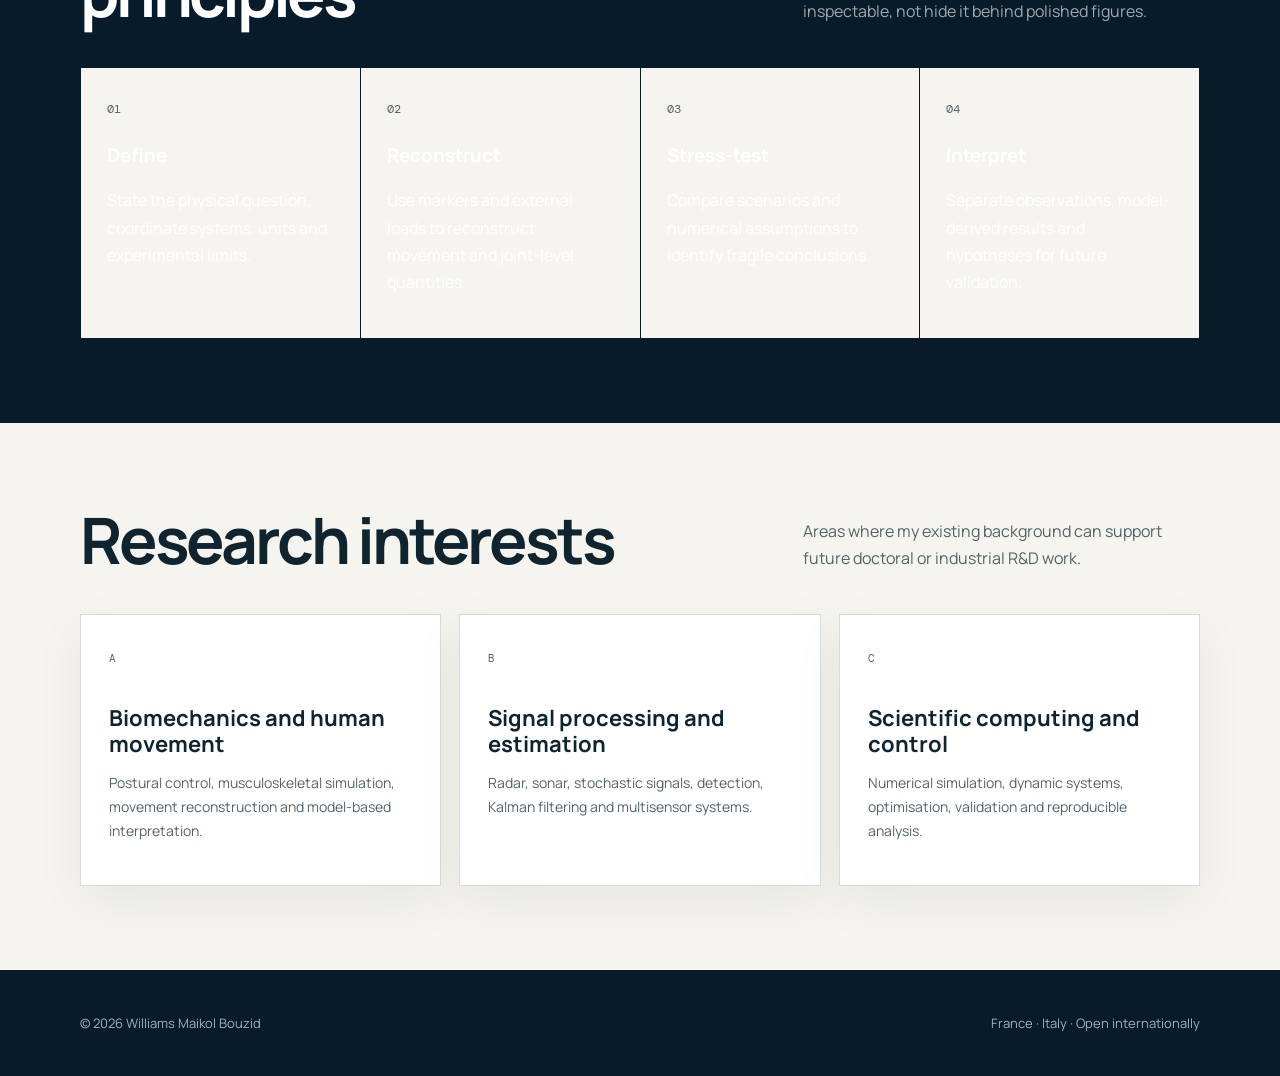
<file: research.html>
<!doctype html><html lang="en"><head><meta charset="utf-8"><meta name="viewport" content="width=device-width,initial-scale=1"><title>Research | Williams Maikol Bouzid</title><meta name="description" content="Research profile of Williams Maikol Bouzid: biomechanics, OpenSim, SCONE, postural stability, marine environments, signal processing and model validation."><link rel="canonical" href="https://williamsbouzid59-boop.github.io/research.html"><link rel="icon" href="assets/favicon.svg"><link rel="preconnect" href="https://fonts.googleapis.com"><link rel="preconnect" href="https://fonts.gstatic.com" crossorigin><link href="https://fonts.googleapis.com/css2?family=DM+Mono:wght@300;400;500&family=Manrope:wght@400;500;600;700&display=swap" rel="stylesheet"><link rel="stylesheet" href="researcher.css"><script type="application/ld+json">{"@context":"https://schema.org","@type":"ProfilePage","name":"Research profile — Williams Maikol Bouzid","url":"https://williamsbouzid59-boop.github.io/research.html","mainEntity":{"@type":"Person","name":"Williams Maikol Bouzid","knowsAbout":["Biomechanics","OpenSim","SCONE","Postural Stability","Motion Induced Interruptions","Signal Processing","Model Validation"]}}</script></head><body><header class="topbar"><div class="shell topbar-inner"><a class="brand" href="index.html">Williams Maikol Bouzid<small>Engineering · Research</small></a><nav class="nav"><a href="research.html">Research</a><a href="projects.html">Projects</a><a href="outputs.html">Outputs</a><a href="index.html#contact">Contact</a></nav></div></header><section class="hero"><div class="shell"><div class="eyebrow">Research profile / 2026</div><h1>Models are useful only when their assumptions remain visible.</h1><p class="lede">My current work connects human movement, musculoskeletal simulation and marine engineering. I focus on traceable modelling, sensitivity analysis and critical validation rather than treating software output as evidence by itself.</p><div class="hero-links"><a class="button primary" href="outputs.html">Research outputs</a><a class="button" href="index.html">Back to portfolio</a></div></div></section><main><section><div class="shell"><div class="section-head"><h2>Current research direction</h2><p>Final-year Erasmus+ research internship at DITEN, University of Genoa, supervised within a multidisciplinary engineering context.</p></div><div class="grid"><article class="card"><span class="index">01 / QUESTION</span><h3>Human stability in dynamic marine environments</h3><p>Study of postural response and Motion Induced Interruptions, linking biomechanical behaviour with vessel-motion and seakeeping concepts.</p><div class="tags"><span>MII</span><span>Postural stability</span><span>Marine motion</span></div></article><article class="card"><span class="index">02 / MODELS</span><h3>OpenSim and SCONE simulation</h3><p>Musculoskeletal modelling, inverse kinematics, inverse dynamics, static optimisation and controlled simulation used as complementary levels of analysis.</p><div class="tags"><span>OpenSim</span><span>SCONE</span><span>IK · ID · SO</span></div></article><article class="card"><span class="index">03 / VALIDATION</span><h3>Evidence across markers, forces and models</h3><p>Interpretation is based on coherence between kinematics, force-platform data, assumptions, reserve actuators and sensitivity scenarios.</p><div class="tags"><span>GRF</span><span>CoP · BoS</span><span>Sensitivity</span></div></article></div></div></section><section class="dark"><div class="shell"><div class="section-head"><h2>Methodological principles</h2><p>A researcher-style workflow should make uncertainty inspectable, not hide it behind polished figures.</p></div><div class="method"><article><strong>01</strong><h3>Define</h3><p>State the physical question, coordinate systems, units and experimental limits.</p></article><article><strong>02</strong><h3>Reconstruct</h3><p>Use markers and external loads to reconstruct movement and joint-level quantities.</p></article><article><strong>03</strong><h3>Stress-test</h3><p>Compare scenarios and numerical assumptions to identify fragile conclusions.</p></article><article><strong>04</strong><h3>Interpret</h3><p>Separate observations, model-derived results and hypotheses for future validation.</p></article></div></div></section><section><div class="shell"><div class="section-head"><h2>Research interests</h2><p>Areas where my existing background can support future doctoral or industrial R&amp;D work.</p></div><div class="grid"><article class="card"><span class="index">A</span><h3>Biomechanics and human movement</h3><p>Postural control, musculoskeletal simulation, movement reconstruction and model-based interpretation.</p></article><article class="card"><span class="index">B</span><h3>Signal processing and estimation</h3><p>Radar, sonar, stochastic signals, detection, Kalman filtering and multisensor systems.</p></article><article class="card"><span class="index">C</span><h3>Scientific computing and control</h3><p>Numerical simulation, dynamic systems, optimisation, validation and reproducible analysis.</p></article></div></div></section></main><footer class="footer"><div class="shell footer-inner"><span>© 2026 Williams Maikol Bouzid</span><span>France · Italy · Open internationally</span></div></footer></body></html>
</file>
<file: styles.css>
:root {
  --ink: #102430;
  --ink-soft: #53636a;
  --night: #071b2b;
  --night-2: #0c283a;
  --paper: #f5f4ee;
  --paper-2: #ebece5;
  --white: #ffffff;
  --mint: #5fe0c0;
  --acid: #d7ff72;
  --cyan: #8fdcf1;
  --line: rgba(16, 36, 48, 0.16);
  --line-dark: rgba(255, 255, 255, 0.14);
  --shadow: 0 20px 60px rgba(7, 27, 43, 0.1);
  --sans: "Manrope", system-ui, -apple-system, BlinkMacSystemFont, "Segoe UI", sans-serif;
  --mono: "DM Mono", "SFMono-Regular", Consolas, monospace;
  --radius: 6px;
  --shell: min(1240px, calc(100vw - 48px));
}

* {
  box-sizing: border-box;
}

html {
  scroll-behavior: smooth;
  scroll-padding-top: 84px;
}

body {
  margin: 0;
  background: var(--paper);
  color: var(--ink);
  font-family: var(--sans);
  font-size: 16px;
  line-height: 1.65;
  -webkit-font-smoothing: antialiased;
}

body.menu-open {
  overflow: hidden;
}

::selection {
  background: var(--acid);
  color: var(--night);
}

a {
  color: inherit;
  text-decoration: none;
}

button,
a {
  -webkit-tap-highlight-color: transparent;
}

button {
  color: inherit;
  font: inherit;
}

svg {
  display: block;
  max-width: 100%;
}

.shell {
  margin-inline: auto;
  width: var(--shell);
}

.section {
  padding-block: 128px;
}

.section-dark {
  background: var(--night);
  color: var(--white);
}

.section-tint {
  background-color: var(--paper-2);
  background-image:
    linear-gradient(rgba(16, 36, 48, 0.025) 1px, transparent 1px),
    linear-gradient(90deg, rgba(16, 36, 48, 0.025) 1px, transparent 1px);
  background-size: 32px 32px;
}

.sr-only {
  clip: rect(0 0 0 0);
  clip-path: inset(50%);
  height: 1px;
  overflow: hidden;
  position: absolute;
  white-space: nowrap;
  width: 1px;
}

.skip-link {
  background: var(--acid);
  color: var(--night);
  left: 16px;
  padding: 10px 14px;
  position: fixed;
  top: -100px;
  z-index: 200;
}

.skip-link:focus {
  top: 16px;
}

/* Navigation */
.site-header {
  background: rgba(7, 27, 43, 0.9);
  border-bottom: 1px solid var(--line-dark);
  color: var(--white);
  position: fixed;
  top: 0;
  width: 100%;
  z-index: 100;
  -webkit-backdrop-filter: blur(18px);
  backdrop-filter: blur(18px);
}

.nav {
  align-items: center;
  display: flex;
  height: 76px;
  justify-content: space-between;
}

.brand {
  align-items: center;
  display: inline-flex;
  gap: 13px;
}

.brand-mark {
  align-items: center;
  border: 1px solid rgba(255, 255, 255, 0.32);
  display: inline-flex;
  font-family: var(--mono);
  font-size: 14px;
  height: 38px;
  justify-content: center;
  letter-spacing: -1px;
  width: 42px;
}

.brand-mark span {
  color: var(--acid);
  margin-inline: 1px;
}

.brand-copy {
  display: grid;
  line-height: 1.2;
}

.brand-copy strong {
  font-size: 13px;
  font-weight: 600;
}

.brand-copy small {
  color: rgba(255, 255, 255, 0.58);
  font-family: var(--mono);
  font-size: 9px;
  letter-spacing: 0.12em;
  margin-top: 4px;
  text-transform: uppercase;
}

.nav-panel,
.nav-links,
.nav-actions {
  align-items: center;
  display: flex;
}

.nav-panel {
  gap: 56px;
}

.nav-links {
  gap: 32px;
}

.nav-links a {
  color: rgba(255, 255, 255, 0.72);
  font-size: 12px;
  font-weight: 600;
  letter-spacing: 0.02em;
  position: relative;
}

.nav-links a::after {
  background: var(--acid);
  bottom: -9px;
  content: "";
  height: 1px;
  left: 0;
  position: absolute;
  transform: scaleX(0);
  transform-origin: left;
  transition: transform 220ms ease;
  width: 100%;
}

.nav-links a:hover,
.nav-links a:focus-visible {
  color: var(--white);
}

.nav-links a:hover::after,
.nav-links a:focus-visible::after {
  transform: scaleX(1);
}

.nav-actions {
  gap: 22px;
}

.language-toggle {
  background: none;
  border: 0;
  color: rgba(255, 255, 255, 0.38);
  cursor: pointer;
  font-family: var(--mono);
  font-size: 11px;
  padding: 8px 0;
}

.language-toggle .active {
  color: var(--acid);
}

.menu-toggle {
  background: none;
  border: 0;
  cursor: pointer;
  display: none;
  height: 40px;
  padding: 9px;
  width: 40px;
}

.menu-toggle > span:not(.sr-only) {
  background: var(--white);
  display: block;
  height: 1px;
  margin: 5px 0;
  transition: transform 200ms ease, opacity 200ms ease;
  width: 22px;
}

/* Shared components */
.button {
  align-items: center;
  border: 1px solid transparent;
  display: inline-flex;
  font-size: 12px;
  font-weight: 700;
  gap: 26px;
  justify-content: center;
  letter-spacing: 0.03em;
  min-height: 52px;
  padding: 0 22px;
  transition: background-color 180ms ease, border-color 180ms ease, color 180ms ease, transform 180ms ease;
}

.button:hover {
  transform: translateY(-2px);
}

.button svg {
  fill: none;
  height: 18px;
  stroke: currentColor;
  stroke-linecap: round;
  stroke-linejoin: round;
  width: 18px;
}

.button-small {
  min-height: 38px;
  padding-inline: 16px;
}

.button-outline {
  border-color: rgba(255, 255, 255, 0.28);
}

.button-outline:hover {
  border-color: var(--acid);
  color: var(--acid);
}

.button-primary {
  background: var(--acid);
  color: var(--night);
}

.button-primary:hover {
  background: var(--mint);
}

.button-ghost {
  border-color: rgba(255, 255, 255, 0.28);
  color: var(--white);
}

.button-ghost:hover {
  border-color: var(--white);
}

.eyebrow,
.kicker {
  align-items: center;
  color: #45606c;
  display: flex;
  font-family: var(--mono);
  font-size: 10px;
  letter-spacing: 0.14em;
  margin: 0 0 26px;
  text-transform: uppercase;
}

.eyebrow.light,
.kicker.light {
  color: rgba(255, 255, 255, 0.56);
}

.status-dot {
  background: var(--acid);
  border-radius: 50%;
  box-shadow: 0 0 0 5px rgba(215, 255, 114, 0.1);
  height: 6px;
  margin-right: 12px;
  width: 6px;
}

.section-heading h2,
.research-copy h2,
.contact-copy h2 {
  font-size: clamp(2.25rem, 4vw, 4.8rem);
  font-weight: 500;
  letter-spacing: -0.055em;
  line-height: 1.06;
  margin: 0;
  max-width: 900px;
}

.section-heading.split {
  align-items: end;
  display: grid;
  gap: 80px;
  grid-template-columns: 1.45fr 0.55fr;
  margin-bottom: 58px;
}

.section-heading.split > p {
  color: var(--ink-soft);
  font-size: 14px;
  margin: 0 0 7px;
}

.reveal {
  opacity: 0;
  transform: translateY(24px);
  transition: opacity 700ms cubic-bezier(.2,.65,.3,1), transform 700ms cubic-bezier(.2,.65,.3,1);
}

.reveal.is-visible {
  opacity: 1;
  transform: translateY(0);
}

/* Hero */
.hero {
  min-height: 820px;
  overflow: hidden;
  padding-top: 76px;
  position: relative;
}

.hero::before {
  background:
    radial-gradient(circle at 70% 30%, rgba(95, 224, 192, 0.09), transparent 32%),
    linear-gradient(rgba(255, 255, 255, 0.03) 1px, transparent 1px),
    linear-gradient(90deg, rgba(255, 255, 255, 0.03) 1px, transparent 1px);
  background-size: auto, 64px 64px, 64px 64px;
  content: "";
  inset: 0;
  pointer-events: none;
  position: absolute;
}

.hero-grid {
  align-items: center;
  display: grid;
  gap: 48px;
  grid-template-columns: 1.04fr 0.96fr;
  min-height: 660px;
  padding-block: 68px 32px;
  position: relative;
}

.hero-copy {
  position: relative;
  z-index: 2;
}

.hero h1 {
  font-size: clamp(3.25rem, 6vw, 6.8rem);
  font-weight: 500;
  letter-spacing: -0.067em;
  line-height: 0.95;
  margin: 0;
  max-width: 760px;
}

.hero h1 span,
.hero h1 em {
  display: block;
}

.hero h1 em {
  color: var(--acid);
  font-family: Georgia, "Times New Roman", serif;
  font-weight: 400;
}

.hero-intro {
  color: rgba(255, 255, 255, 0.68);
  font-size: 16px;
  margin: 30px 0 0;
  max-width: 610px;
}

.hero-actions {
  display: flex;
  flex-wrap: wrap;
  gap: 12px;
  margin-top: 38px;
}

.hero-domains {
  display: flex;
  flex-wrap: wrap;
  gap: 9px 22px;
  margin-top: 36px;
}

.hero-domains span {
  color: rgba(255, 255, 255, 0.46);
  font-family: var(--mono);
  font-size: 9px;
  letter-spacing: 0.1em;
  text-transform: uppercase;
}

.hero-domains span::before {
  color: var(--mint);
  content: "+";
  margin-right: 6px;
}

.hero-visual {
  border-left: 1px solid var(--line-dark);
  border-right: 1px solid var(--line-dark);
  height: min(620px, 65vw);
  min-height: 520px;
  overflow: hidden;
  position: relative;
}

.visual-index {
  color: rgba(255, 255, 255, 0.42);
  font-family: var(--mono);
  font-size: 9px;
  left: 24px;
  letter-spacing: 0.12em;
  position: absolute;
  top: 18px;
  z-index: 2;
}

.system-map {
  height: 100%;
  overflow: visible;
  width: 100%;
}

.map-grid path {
  fill: none;
  stroke: #fff;
  stroke-width: 1;
}

.orbit ellipse {
  fill: none;
  stroke: rgba(255, 255, 255, 0.18);
  stroke-dasharray: 3 8;
}

.orbit-one {
  transform-origin: 310px 300px;
  animation: slow-spin 38s linear infinite;
}

.orbit-two {
  transform-origin: 310px 300px;
  animation: slow-spin 48s linear infinite reverse;
}

.signal-trace {
  fill: none;
  opacity: .24;
  stroke: var(--cyan);
  stroke-width: 2;
}

.feedback-path {
  fill: none;
  stroke: url(#loopGradient);
  stroke-dasharray: 6 9;
  stroke-width: 1.6;
}

.node circle {
  fill: var(--night);
  stroke: rgba(255, 255, 255, 0.28);
}

.node text {
  fill: rgba(255, 255, 255, 0.78);
  font-family: var(--mono);
  font-size: 10px;
  letter-spacing: 0.08em;
}

.node-main circle:first-child {
  fill: rgba(95, 224, 192, 0.06);
  stroke: var(--mint);
}

.node-main text:first-of-type {
  fill: var(--white);
  font-size: 30px;
  letter-spacing: -0.05em;
}

.node-main .node-sub {
  fill: var(--mint);
  font-size: 8px;
}

.node-pulse {
  animation: node-pulse 3.5s ease-out infinite;
  fill: none !important;
  stroke: var(--mint) !important;
}

.moving-points circle {
  fill: var(--acid);
}

.visual-caption {
  bottom: 16px;
  color: rgba(255, 255, 255, 0.46);
  display: flex;
  font-family: var(--mono);
  font-size: 9px;
  gap: 16px;
  left: 24px;
  position: absolute;
}

.hero-bottom {
  align-items: center;
  border-top: 1px solid var(--line-dark);
  color: rgba(255, 255, 255, 0.44);
  display: flex;
  font-family: var(--mono);
  font-size: 9px;
  justify-content: space-between;
  letter-spacing: 0.08em;
  padding-block: 20px;
  position: relative;
  text-transform: uppercase;
}

.hero-bottom a:hover {
  color: var(--acid);
}

@keyframes slow-spin {
  to { transform: rotate(360deg); }
}

@keyframes node-pulse {
  0% { opacity: .7; transform: scale(.8); }
  90%, 100% { opacity: 0; transform: scale(1.5); }
}

/* Profile */
.profile-grid {
  display: grid;
  gap: 48px 80px;
  grid-template-columns: 0.78fr 1.22fr;
}

.profile-body {
  max-width: 670px;
}

.profile-body .lead {
  font-size: clamp(1.25rem, 2vw, 1.65rem);
  letter-spacing: -0.025em;
  line-height: 1.5;
  margin: 0 0 24px;
}

.profile-body > p:not(.lead) {
  color: var(--ink-soft);
  font-size: 14px;
  margin: 0;
}

.profile-links {
  display: flex;
  gap: 28px;
  margin-top: 34px;
}

.profile-links a {
  border-bottom: 1px solid var(--ink);
  font-family: var(--mono);
  font-size: 10px;
  padding-bottom: 5px;
  text-transform: uppercase;
}

.profile-links a span {
  color: #2b8c78;
  margin-left: 8px;
}

.metric-grid {
  border-bottom: 1px solid var(--line);
  border-top: 1px solid var(--line);
  display: grid;
  grid-column: 1 / -1;
  grid-template-columns: repeat(4, 1fr);
  margin-top: 48px;
}

.metric {
  min-height: 180px;
  padding: 30px;
}

.metric + .metric {
  border-left: 1px solid var(--line);
}

.metric-value {
  display: block;
  font-size: clamp(2.7rem, 4vw, 4.6rem);
  font-weight: 500;
  letter-spacing: -0.07em;
  line-height: 1;
}

.metric-value sup,
.metric-value span {
  color: #2b8c78;
  font-family: var(--mono);
  font-size: 12px;
  letter-spacing: 0;
}

.metric-label {
  color: var(--ink-soft);
  display: block;
  font-family: var(--mono);
  font-size: 9px;
  letter-spacing: 0.08em;
  margin-top: 35px;
  text-transform: uppercase;
}

/* Radar & sonar focus */
.focus {
  background:
    radial-gradient(circle at 13% 22%, rgba(95, 224, 192, 0.11), transparent 25%),
    radial-gradient(circle at 86% 78%, rgba(143, 220, 241, 0.08), transparent 28%),
    var(--night);
  overflow: hidden;
  position: relative;
}

.focus::before {
  border: 1px solid rgba(255, 255, 255, 0.06);
  border-radius: 50%;
  content: "";
  height: 720px;
  pointer-events: none;
  position: absolute;
  right: -390px;
  top: -360px;
  width: 720px;
}

.focus-heading {
  align-items: end;
  display: grid;
  gap: 90px;
  grid-template-columns: 1.35fr .65fr;
  position: relative;
}

.focus-heading h2 {
  font-size: clamp(2.25rem, 4vw, 4.8rem);
  font-weight: 500;
  letter-spacing: -0.055em;
  line-height: 1.06;
  margin: 18px 0 0;
  max-width: 910px;
}

.focus-heading > p {
  color: rgba(255, 255, 255, 0.62);
  font-size: 14px;
  margin: 0 0 8px;
}

.focus-status {
  border: 1px solid rgba(215, 255, 114, 0.28);
  color: var(--acid);
  display: inline-flex;
  font-family: var(--mono);
  font-size: 9px;
  letter-spacing: 0.09em;
  padding: 7px 10px;
  text-transform: uppercase;
}

.focus-evidence {
  border-bottom: 1px solid var(--line-dark);
  border-top: 1px solid var(--line-dark);
  display: grid;
  grid-template-columns: repeat(3, 1fr);
  margin-top: 72px;
}

.focus-card {
  display: flex;
  flex-direction: column;
  min-height: 430px;
  padding: 32px;
  position: relative;
}

.focus-card + .focus-card {
  border-left: 1px solid var(--line-dark);
}

.focus-card-primary {
  background: rgba(95, 224, 192, 0.055);
}

.focus-card-top {
  align-items: start;
  display: flex;
  gap: 24px;
  justify-content: space-between;
}

.focus-card-top > span {
  color: rgba(255, 255, 255, 0.52);
  font-family: var(--mono);
  font-size: 9px;
  letter-spacing: 0.1em;
  max-width: 140px;
  text-transform: uppercase;
}

.focus-card-top strong {
  color: var(--acid);
  font-size: clamp(2rem, 3vw, 3.4rem);
  font-weight: 500;
  letter-spacing: -0.07em;
  line-height: .9;
  white-space: nowrap;
}

.focus-card-top small {
  color: rgba(255, 255, 255, 0.5);
  font-family: var(--mono);
  font-size: 9px;
  letter-spacing: 0;
}

.focus-card h3 {
  font-size: clamp(1.3rem, 2vw, 2rem);
  font-weight: 500;
  letter-spacing: -0.04em;
  line-height: 1.18;
  margin: 72px 0 18px;
}

.focus-card p {
  color: rgba(255, 255, 255, 0.58);
  font-size: 13px;
  margin: 0;
}

.focus-tags {
  display: flex;
  flex-wrap: wrap;
  gap: 6px;
  margin-top: auto;
  padding-top: 28px;
}

.focus-tags span {
  border: 1px solid rgba(255, 255, 255, 0.18);
  color: rgba(255, 255, 255, 0.7);
  font-family: var(--mono);
  font-size: 8px;
  letter-spacing: 0.06em;
  padding: 5px 8px;
  text-transform: uppercase;
}

.focus-direction {
  align-items: start;
  display: grid;
  gap: 50px;
  grid-template-columns: .35fr 1.65fr;
  padding-top: 34px;
}

.focus-direction span {
  color: var(--mint);
  font-family: var(--mono);
  font-size: 9px;
  letter-spacing: 0.1em;
  text-transform: uppercase;
}

.focus-direction p {
  color: rgba(255, 255, 255, 0.7);
  font-size: 15px;
  margin: 0;
  max-width: 780px;
}

/* Projects */
.project-filters {
  border-bottom: 1px solid var(--line);
  display: flex;
  gap: 6px;
  margin-bottom: 24px;
  padding-bottom: 14px;
}

.filter {
  background: transparent;
  border: 1px solid transparent;
  cursor: pointer;
  font-family: var(--mono);
  font-size: 9px;
  letter-spacing: 0.08em;
  padding: 8px 13px;
  text-transform: uppercase;
}

.filter:hover,
.filter.active {
  background: var(--night);
  color: var(--white);
}

.project-grid {
  display: grid;
  gap: 18px;
  grid-template-columns: repeat(2, 1fr);
}

.project-card {
  background: var(--paper);
  border: 1px solid rgba(16, 36, 48, 0.14);
  display: grid;
  min-height: 590px;
  overflow: hidden;
  position: relative;
  transition: border-color 220ms ease, box-shadow 220ms ease, transform 220ms ease;
}

.project-card:hover {
  border-color: rgba(16, 36, 48, 0.38);
  box-shadow: var(--shadow);
  transform: translateY(-4px);
}

.project-card.is-hidden {
  display: none;
}

.project-featured {
  grid-column: 1 / -1;
  grid-template-columns: 1.15fr .85fr;
  min-height: 540px;
}

.project-radar {
  grid-column: 1 / -1;
  grid-template-columns: .9fr 1.1fr;
  min-height: 500px;
}

.project-number {
  color: rgba(16, 36, 48, 0.42);
  font-family: var(--mono);
  font-size: 9px;
  left: 20px;
  position: absolute;
  top: 18px;
  z-index: 2;
}

.project-graphic {
  align-items: center;
  background: #dfe4db;
  border-bottom: 1px solid var(--line);
  display: flex;
  justify-content: center;
  min-height: 275px;
  overflow: hidden;
  padding: 28px;
}

.project-graphic svg {
  max-height: 260px;
  transition: transform 500ms cubic-bezier(.2,.65,.3,1);
  width: 100%;
}

.project-card:hover .project-graphic svg {
  transform: scale(1.035);
}

.project-featured .project-graphic {
  border-bottom: 0;
  border-right: 1px solid var(--line);
  min-height: 540px;
}

.project-radar .project-graphic {
  border-bottom: 0;
  border-right: 1px solid var(--line);
  min-height: 500px;
}

.project-content {
  align-self: end;
  padding: 30px;
}

.project-featured .project-content {
  align-self: center;
  padding: 50px;
}

.project-radar .project-content {
  align-self: center;
  padding: 50px;
}

.project-meta {
  color: var(--ink-soft);
  display: flex;
  font-family: var(--mono);
  font-size: 9px;
  justify-content: space-between;
  letter-spacing: 0.08em;
  text-transform: uppercase;
}

.project-meta span:first-child {
  color: #1a7966;
}

.project-content h3 {
  font-size: clamp(1.45rem, 2.3vw, 2.35rem);
  font-weight: 500;
  letter-spacing: -0.045em;
  line-height: 1.13;
  margin: 18px 0 14px;
}

.project-content p {
  color: var(--ink-soft);
  font-size: 13px;
  margin: 0;
}

.method-line {
  border-top: 1px solid var(--line);
  display: grid;
  font-family: var(--mono);
  font-size: 9px;
  gap: 14px;
  margin-top: 34px;
  padding-top: 18px;
  text-transform: uppercase;
}

.method-line span {
  color: var(--ink-soft);
}

.method-line strong {
  font-weight: 500;
}

.chip-row {
  display: flex;
  flex-wrap: wrap;
  gap: 6px;
  margin-top: 24px;
}

.chip-row span {
  border: 1px solid var(--line);
  font-family: var(--mono);
  font-size: 8px;
  padding: 5px 8px;
  text-transform: uppercase;
}

.project-graphic path,
.project-graphic rect,
.project-graphic circle {
  vector-effect: non-scaling-stroke;
}

.graphic-vision { background: #dbe8e4; }
.camera-lines path { fill: none; stroke: rgba(16,36,48,.32); stroke-dasharray: 5 7; }
.feature-points circle { fill: var(--night); }
.feature-points circle:nth-child(3), .feature-points circle:nth-child(4) { fill: #258b77; }
.reprojection { fill: rgba(215,255,114,.44); stroke: #258b77; stroke-width: 2; }
.graphic-vision text, .graphic-control text, .graphic-tank text, .graphic-signal text, .graphic-radar text,
.graphic-multispectral text, .graphic-separation text, .graphic-embedded text {
  fill: var(--ink);
  font-family: var(--mono);
  font-size: 10px;
}

.graphic-control { background: #dce7ec; }
.drone path, .drone circle, .drone rect { fill: none; stroke: var(--night); stroke-width: 2; }
.drone rect { fill: var(--acid); }
.trajectory { fill: none; stroke: #258b77; stroke-dasharray: 6 7; stroke-width: 2; }

.graphic-tank { background: #e5e1d6; }
.tank { fill: none; stroke: var(--night); stroke-width: 2; }
.water { fill: rgba(95,224,192,.42); stroke: #258b77; }
.flow, .arrow { fill: none; stroke: var(--night); stroke-width: 2; }

.graphic-signal { background: #dce3dd; }
.axis { fill: none; stroke: rgba(16,36,48,.32); }
.noise { fill: none; opacity: .48; stroke: var(--night); }
.detected { fill: none; stroke: #258b77; stroke-width: 3; }
.threshold { fill: none; stroke: #b45e37; stroke-dasharray: 5 6; }

.graphic-radar { background: #d8e5e2; }
.radar-grid circle, .radar-grid path { fill: none; stroke: rgba(16,36,48,.18); }
.radar-sector { fill: rgba(95,224,192,.28); stroke: none; }
.radar-sweep { fill: none; stroke: #258b77; stroke-width: 2; }
.radar-targets circle { fill: var(--acid); stroke: var(--night); stroke-width: 2; }
.sonar-wave { fill: none; stroke: var(--night); stroke-width: 2; }
.decision-line { fill: none; stroke: #b45e37; stroke-dasharray: 5 6; }

.graphic-separation { background: #dfe7e0; }
.source-waves path, .output-waves path { fill: none; stroke: var(--night); stroke-width: 2; }
.output-waves path { stroke: #258b77; }
.mix-lines path { fill: none; stroke: rgba(16,36,48,.32); stroke-dasharray: 4 5; }
.matrix-block rect { fill: var(--night); stroke: var(--night); }
.matrix-block text { fill: var(--acid); font-size: 22px; }
.process-arrow { fill: none; stroke: #258b77; stroke-width: 2; }

.graphic-multispectral { background: #e1e7d5; }
.raster rect { fill: rgba(16,36,48,.07); stroke: rgba(16,36,48,.2); }
.raster rect:nth-child(2n) { fill: rgba(95,224,192,.25); }
.raster rect:nth-child(3n) { fill: rgba(215,255,114,.35); }
.region { fill: rgba(7,27,43,.78); stroke: var(--acid); stroke-width: 2; }

.graphic-embedded { background: #d9e2e6; }
.chip { fill: var(--night); stroke: var(--night); }
.graphic-embedded svg > text { fill: var(--white); }
.bus-lines path { stroke: #258b77; stroke-width: 2; }
.pins circle { fill: var(--acid); stroke: var(--night); }
.graphic-embedded .bus-lines + .pins + text,
.graphic-embedded .bus-lines + .pins + text ~ text { fill: var(--ink); }

/* Research */
.research {
  background-image:
    radial-gradient(circle at 12% 35%, rgba(143, 220, 241, .08), transparent 30%),
    linear-gradient(rgba(255,255,255,.026) 1px, transparent 1px),
    linear-gradient(90deg, rgba(255,255,255,.026) 1px, transparent 1px);
  background-size: auto, 48px 48px, 48px 48px;
}

.research-grid {
  display: grid;
  gap: 60px;
  grid-template-columns: .58fr 1.42fr;
}

.research-aside {
  border-right: 1px solid var(--line-dark);
  min-height: 600px;
  padding-right: 50px;
}

.research-code {
  display: grid;
  gap: 13px;
  margin-top: 210px;
}

.research-code span {
  color: rgba(255,255,255,.18);
  font-family: var(--mono);
  font-size: clamp(1.2rem, 2vw, 2rem);
  letter-spacing: .08em;
}

.research-code span:nth-child(2) { color: rgba(95,224,192,.55); transform: translateX(15px); }
.research-code span:nth-child(3) { color: var(--acid); transform: translateX(30px); }
.research-code span:nth-child(4) { transform: translateX(45px); }

.research-copy {
  padding-top: 4px;
}

.research-label {
  color: var(--mint);
  display: block;
  font-family: var(--mono);
  font-size: 9px;
  letter-spacing: .1em;
  margin-bottom: 32px;
  text-transform: uppercase;
}

.research-copy h2 {
  color: var(--white);
}

.research-copy > p {
  color: rgba(255,255,255,.62);
  font-size: 15px;
  margin: 32px 0 0;
  max-width: 760px;
}

.research-principles {
  border-top: 1px solid var(--line-dark);
  display: grid;
  gap: 0;
  grid-template-columns: repeat(3, 1fr);
  margin-top: 72px;
}

.research-principles article {
  min-height: 210px;
  padding: 26px 26px 0 0;
}

.research-principles article + article {
  border-left: 1px solid var(--line-dark);
  padding-left: 26px;
}

.research-principles span {
  color: var(--acid);
  font-family: var(--mono);
  font-size: 9px;
}

.research-principles h3 {
  font-size: 16px;
  font-weight: 500;
  margin: 45px 0 12px;
}

.research-principles p {
  color: rgba(255,255,255,.46);
  font-size: 12px;
  margin: 0;
}

/* Academic path */
.path-grid {
  display: grid;
  gap: 100px;
  grid-template-columns: .7fr 1.3fr;
}

.sticky-heading {
  align-self: start;
  position: sticky;
  top: 115px;
}

.sticky-heading h2 {
  font-size: clamp(2.2rem, 3.7vw, 4.2rem);
}

.sticky-heading > p:last-child {
  color: var(--ink-soft);
  font-size: 13px;
  margin: 28px 0 0;
  max-width: 360px;
}

.timeline {
  border-top: 1px solid var(--line);
}

.timeline-item {
  border-bottom: 1px solid var(--line);
  display: grid;
  gap: 32px;
  grid-template-columns: 110px 1fr;
  padding: 42px 0;
}

.timeline-date {
  color: #2b8c78;
  font-family: var(--mono);
  font-size: 12px;
  line-height: 1.45;
}

.timeline-type {
  color: var(--ink-soft);
  font-family: var(--mono);
  font-size: 8px;
  letter-spacing: .1em;
  text-transform: uppercase;
}

.timeline-content h3 {
  font-size: clamp(1.35rem, 2.2vw, 2rem);
  font-weight: 500;
  letter-spacing: -.04em;
  line-height: 1.2;
  margin: 13px 0;
}

.timeline-content p {
  color: var(--ink-soft);
  font-size: 13px;
  margin: 0;
  max-width: 650px;
}

.timeline-tags {
  display: flex;
  flex-wrap: wrap;
  gap: 8px;
  margin-top: 22px;
}

.timeline-tags span {
  background: var(--paper-2);
  font-family: var(--mono);
  font-size: 8px;
  padding: 6px 9px;
  text-transform: uppercase;
}

/* Toolbox */
.toolbox-grid {
  display: grid;
  gap: 14px;
  grid-template-columns: repeat(4, 1fr);
}

.toolbox-card {
  background: var(--paper);
  border: 1px solid var(--line);
  min-height: 390px;
  padding: 28px;
}

.toolbox-index {
  align-items: center;
  border: 1px solid var(--line);
  color: #2b8c78;
  display: inline-flex;
  font-family: var(--mono);
  font-size: 10px;
  height: 30px;
  justify-content: center;
  width: 30px;
}

.toolbox-card h3 {
  font-size: 22px;
  font-weight: 500;
  letter-spacing: -.035em;
  margin: 48px 0 24px;
}

.toolbox-card ul {
  list-style: none;
  margin: 0;
  padding: 0;
}

.toolbox-card li {
  border-top: 1px solid var(--line);
  color: var(--ink-soft);
  font-size: 11px;
  padding: 11px 0;
}

.language-list {
  display: grid;
}

.language-list div {
  align-items: center;
  border-top: 1px solid var(--line);
  display: flex;
  font-size: 11px;
  justify-content: space-between;
  padding: 11px 0;
}

.language-list strong {
  color: #2b8c78;
  font-family: var(--mono);
  font-size: 8px;
  font-weight: 500;
  text-transform: uppercase;
}

/* Contact & footer */
.contact {
  background-image: radial-gradient(circle at 80% 60%, rgba(95,224,192,.1), transparent 34%);
}

.contact-grid {
  align-items: start;
  display: grid;
  gap: 120px;
  grid-template-columns: .9fr 1.1fr;
}

.contact-copy h2 {
  color: var(--acid);
}

.contact-copy > p:last-child {
  color: rgba(255,255,255,.58);
  font-size: 14px;
  margin: 30px 0 0;
  max-width: 540px;
}

.contact-actions {
  border-top: 1px solid var(--line-dark);
}

.contact-link {
  align-items: center;
  border-bottom: 1px solid var(--line-dark);
  display: grid;
  gap: 12px;
  grid-template-columns: 1fr auto;
  padding: 25px 4px;
  transition: padding 180ms ease;
}

.contact-link:hover {
  padding-inline: 12px;
}

.contact-link span {
  color: rgba(255,255,255,.42);
  font-family: var(--mono);
  font-size: 8px;
  letter-spacing: .08em;
  text-transform: uppercase;
}

.contact-link strong {
  font-size: 14px;
  font-weight: 500;
}

.contact-link i {
  color: var(--acid);
  font-size: 22px;
  font-style: normal;
  grid-column: 2;
  grid-row: 1 / 3;
}

.site-footer {
  border-top: 1px solid var(--line-dark);
  padding-block: 34px;
}

.footer-grid {
  align-items: end;
  color: rgba(255,255,255,.42);
  display: grid;
  font-family: var(--mono);
  font-size: 8px;
  gap: 22px;
  grid-template-columns: 1.2fr 1fr auto auto;
  letter-spacing: .05em;
  text-transform: uppercase;
}

.footer-grid div {
  display: grid;
}

.footer-grid strong {
  color: var(--white);
  font-family: var(--sans);
  font-size: 13px;
  letter-spacing: 0;
  margin-bottom: 5px;
  text-transform: none;
}

.footer-grid p {
  margin: 0;
  max-width: 340px;
}

.footer-grid a:hover {
  color: var(--acid);
}

/* Responsive */
@media (max-width: 1040px) {
  :root { --shell: min(100% - 40px, 980px); }
  .section { padding-block: 100px; }
  .hero-grid { grid-template-columns: 1fr; padding-top: 90px; }
  .hero-copy { max-width: 780px; }
  .hero-visual { height: 580px; margin-inline: auto; max-width: 700px; width: 100%; }
  .hero { min-height: unset; }
  .section-heading.split { gap: 45px; grid-template-columns: 1.25fr .75fr; }
  .focus-heading { gap: 55px; grid-template-columns: 1.2fr .8fr; }
  .toolbox-grid { grid-template-columns: repeat(2, 1fr); }
  .research-grid { grid-template-columns: .45fr 1.55fr; }
  .contact-grid { gap: 70px; }
}

@media (max-width: 860px) {
  .menu-toggle { display: block; }
  .nav-panel {
    align-items: stretch;
    background: var(--night);
    border-top: 1px solid var(--line-dark);
    display: none;
    flex-direction: column;
    gap: 36px;
    height: calc(100vh - 76px);
    inset: 76px 0 auto;
    padding: 42px 24px;
    position: fixed;
  }
  .nav-panel.open { display: flex; }
  .nav-links { align-items: stretch; flex-direction: column; gap: 4px; }
  .nav-links a { border-bottom: 1px solid var(--line-dark); font-size: 24px; padding: 15px 0; }
  .nav-actions { justify-content: space-between; }
  .menu-toggle[aria-expanded="true"] > span:nth-child(1) { transform: translateY(6px) rotate(45deg); }
  .menu-toggle[aria-expanded="true"] > span:nth-child(2) { opacity: 0; }
  .menu-toggle[aria-expanded="true"] > span:nth-child(3) { transform: translateY(-6px) rotate(-45deg); }
  .profile-grid, .path-grid, .contact-grid { grid-template-columns: 1fr; }
  .focus-heading, .focus-direction { grid-template-columns: 1fr; }
  .focus-heading { align-items: start; gap: 30px; }
  .focus-evidence { grid-template-columns: 1fr; margin-top: 52px; }
  .focus-card { min-height: 350px; }
  .focus-card + .focus-card { border-left: 0; border-top: 1px solid var(--line-dark); }
  .metric-grid { grid-template-columns: repeat(2, 1fr); }
  .metric:nth-child(3) { border-left: 0; border-top: 1px solid var(--line); }
  .metric:nth-child(4) { border-top: 1px solid var(--line); }
  .project-featured { grid-template-columns: 1fr; }
  .project-featured .project-graphic { border-bottom: 1px solid var(--line); border-right: 0; min-height: 370px; }
  .project-featured .project-content { padding: 34px; }
  .project-radar { grid-template-columns: 1fr; }
  .project-radar .project-graphic { border-bottom: 1px solid var(--line); border-right: 0; min-height: 340px; }
  .project-radar .project-content { padding: 34px; }
  .research-grid { grid-template-columns: 1fr; }
  .research-aside { border-bottom: 1px solid var(--line-dark); border-right: 0; min-height: 0; padding: 0 0 34px; }
  .research-code { display: flex; flex-wrap: wrap; margin-top: 60px; }
  .research-code span:nth-child(n) { font-size: 12px; transform: none; }
  .sticky-heading { position: static; }
  .contact-grid { gap: 55px; }
  .footer-grid { grid-template-columns: 1fr auto; }
  .footer-grid p { grid-column: 1 / -1; }
}

@media (max-width: 680px) {
  :root { --shell: calc(100% - 28px); }
  .section { padding-block: 78px; }
  .brand-copy { display: none; }
  .hero-grid { padding-top: 70px; }
  .hero h1 { font-size: clamp(3rem, 14vw, 5rem); }
  .hero-intro { font-size: 14px; }
  .hero-actions { align-items: stretch; flex-direction: column; }
  .button { justify-content: space-between; width: 100%; }
  .hero-visual { height: 430px; min-height: 430px; }
  .system-map { transform: scale(1.15); }
  .visual-caption { display: none; }
  .hero-bottom { gap: 20px; }
  .hero-bottom span:first-child { max-width: 55%; }
  .section-heading.split { align-items: start; gap: 28px; grid-template-columns: 1fr; }
  .profile-grid { gap: 36px; }
  .metric-grid { grid-template-columns: 1fr 1fr; margin-top: 25px; }
  .metric { min-height: 145px; padding: 20px; }
  .metric-value { font-size: 2.5rem; }
  .metric-label { margin-top: 24px; }
  .project-filters { margin-inline: -14px; overflow-x: auto; padding-inline: 14px; scrollbar-width: none; }
  .project-filters::-webkit-scrollbar { display: none; }
  .filter { flex: 0 0 auto; }
  .project-grid { grid-template-columns: 1fr; }
  .project-featured { grid-column: auto; }
  .project-radar { grid-column: auto; }
  .project-card { min-height: 0; }
  .project-graphic, .project-featured .project-graphic, .project-radar .project-graphic { min-height: 255px; }
  .project-content, .project-featured .project-content, .project-radar .project-content { padding: 26px 22px; }
  .focus-card { min-height: 370px; padding: 26px 22px; }
  .focus-card h3 { margin-top: 54px; }
  .focus-direction { gap: 18px; }
  .research-principles { grid-template-columns: 1fr; }
  .research-principles article { min-height: 150px; padding: 24px 0; }
  .research-principles article + article { border-left: 0; border-top: 1px solid var(--line-dark); padding-left: 0; }
  .research-principles h3 { margin-top: 25px; }
  .timeline-item { gap: 12px; grid-template-columns: 72px 1fr; }
  .toolbox-grid { grid-template-columns: 1fr; }
  .toolbox-card { min-height: 0; }
  .contact-link { grid-template-columns: 1fr auto; }
  .contact-link strong { font-size: 11px; overflow-wrap: anywhere; }
  .footer-grid { align-items: start; grid-template-columns: 1fr; }
  .footer-grid p, .footer-grid a { grid-column: auto; }
}

@media (prefers-reduced-motion: reduce) {
  html { scroll-behavior: auto; }
  *, *::before, *::after { animation-duration: 0.01ms !important; animation-iteration-count: 1 !important; transition-duration: 0.01ms !important; }
  .reveal { opacity: 1; transform: none; }
}
</file>
<file: researcher.css>
:root{--ink:#102430;--soft:#53636a;--night:#071b2b;--paper:#f5f4ee;--paper2:#ebece5;--white:#fff;--mint:#5fe0c0;--acid:#d7ff72;--line:rgba(16,36,48,.16);--sans:"Manrope",system-ui,-apple-system,BlinkMacSystemFont,"Segoe UI",sans-serif;--mono:"DM Mono",monospace}*{box-sizing:border-box}html{scroll-behavior:smooth}body{margin:0;background:var(--paper);color:var(--ink);font-family:var(--sans);line-height:1.7}a{color:inherit;text-decoration:none}.shell{width:min(1120px,calc(100vw - 40px));margin:auto}.topbar{position:sticky;top:0;z-index:20;background:rgba(7,27,43,.95);color:var(--white);border-bottom:1px solid rgba(255,255,255,.14);backdrop-filter:blur(14px)}.topbar-inner{min-height:70px;display:flex;align-items:center;justify-content:space-between;gap:24px}.brand{font-weight:700}.brand small{display:block;font:10px var(--mono);letter-spacing:.14em;text-transform:uppercase;color:rgba(255,255,255,.6)}.nav{display:flex;gap:22px;align-items:center;flex-wrap:wrap}.nav a{font-size:13px;color:rgba(255,255,255,.75)}.nav a:hover{color:var(--acid)}.hero{background:var(--night);color:var(--white);padding:96px 0 82px}.eyebrow{font:11px var(--mono);letter-spacing:.14em;text-transform:uppercase;color:var(--mint)}h1{font-size:clamp(3rem,7vw,6.4rem);line-height:.98;letter-spacing:-.06em;margin:18px 0 24px;font-weight:500;max-width:970px}.lede{max-width:760px;color:rgba(255,255,255,.72);font-size:18px}.hero-links{display:flex;gap:14px;flex-wrap:wrap;margin-top:32px}.button{display:inline-flex;align-items:center;min-height:48px;padding:0 18px;border:1px solid rgba(255,255,255,.28);font-size:13px;font-weight:700}.button.primary{background:var(--acid);border-color:var(--acid);color:var(--night)}main section{padding:84px 0}.section-head{display:grid;grid-template-columns:1.25fr .75fr;gap:60px;align-items:end;margin-bottom:42px}.section-head h2{font-size:clamp(2.2rem,5vw,4.6rem);line-height:1.02;letter-spacing:-.05em;margin:0}.section-head p{color:var(--soft);margin:0}.grid{display:grid;grid-template-columns:repeat(3,1fr);gap:18px}.card{background:var(--white);border:1px solid var(--line);padding:28px;min-height:260px;box-shadow:0 16px 48px rgba(7,27,43,.06)}.card .index{font:11px var(--mono);color:var(--soft)}.card h3{font-size:22px;line-height:1.2;margin:34px 0 12px}.card p{color:var(--soft);font-size:14px}.tags{display:flex;flex-wrap:wrap;gap:8px;margin-top:22px}.tags span{border:1px solid var(--line);padding:6px 9px;font:10px var(--mono);text-transform:uppercase;letter-spacing:.06em}.dark{background:var(--night);color:var(--white)}.dark .section-head p,.dark .card p{color:rgba(255,255,255,.62)}.dark .card{background:#0c283a;border-color:rgba(255,255,255,.14)}.dark .tags span{border-color:rgba(255,255,255,.2)}.paper-list{display:grid;border-top:1px solid var(--line)}.paper{display:grid;grid-template-columns:120px 1fr auto;gap:28px;padding:26px 0;border-bottom:1px solid var(--line);align-items:start}.paper time{font:12px var(--mono);color:var(--soft)}.paper h3{margin:0 0 8px;font-size:20px}.paper p{margin:0;color:var(--soft)}.status{font:10px var(--mono);text-transform:uppercase;border:1px solid var(--line);padding:7px 9px}.method{display:grid;grid-template-columns:repeat(4,1fr);gap:1px;background:var(--line);border:1px solid var(--line)}.method article{background:var(--paper);padding:26px}.method strong{font:12px var(--mono);color:var(--soft)}.method h3{margin:18px 0 8px}.footer{padding:42px 0;background:var(--night);color:rgba(255,255,255,.65);font-size:13px}.footer-inner{display:flex;justify-content:space-between;gap:20px;flex-wrap:wrap}@media(max-width:820px){.nav{gap:12px}.section-head{grid-template-columns:1fr;gap:18px}.grid{grid-template-columns:1fr}.method{grid-template-columns:1fr 1fr}.paper{grid-template-columns:1fr}.paper .status{justify-self:start}}@media(max-width:520px){.topbar-inner{align-items:flex-start;padding:14px 0;flex-direction:column}.hero{padding-top:64px}.method{grid-template-columns:1fr}main section{padding:64px 0}}
</file>
